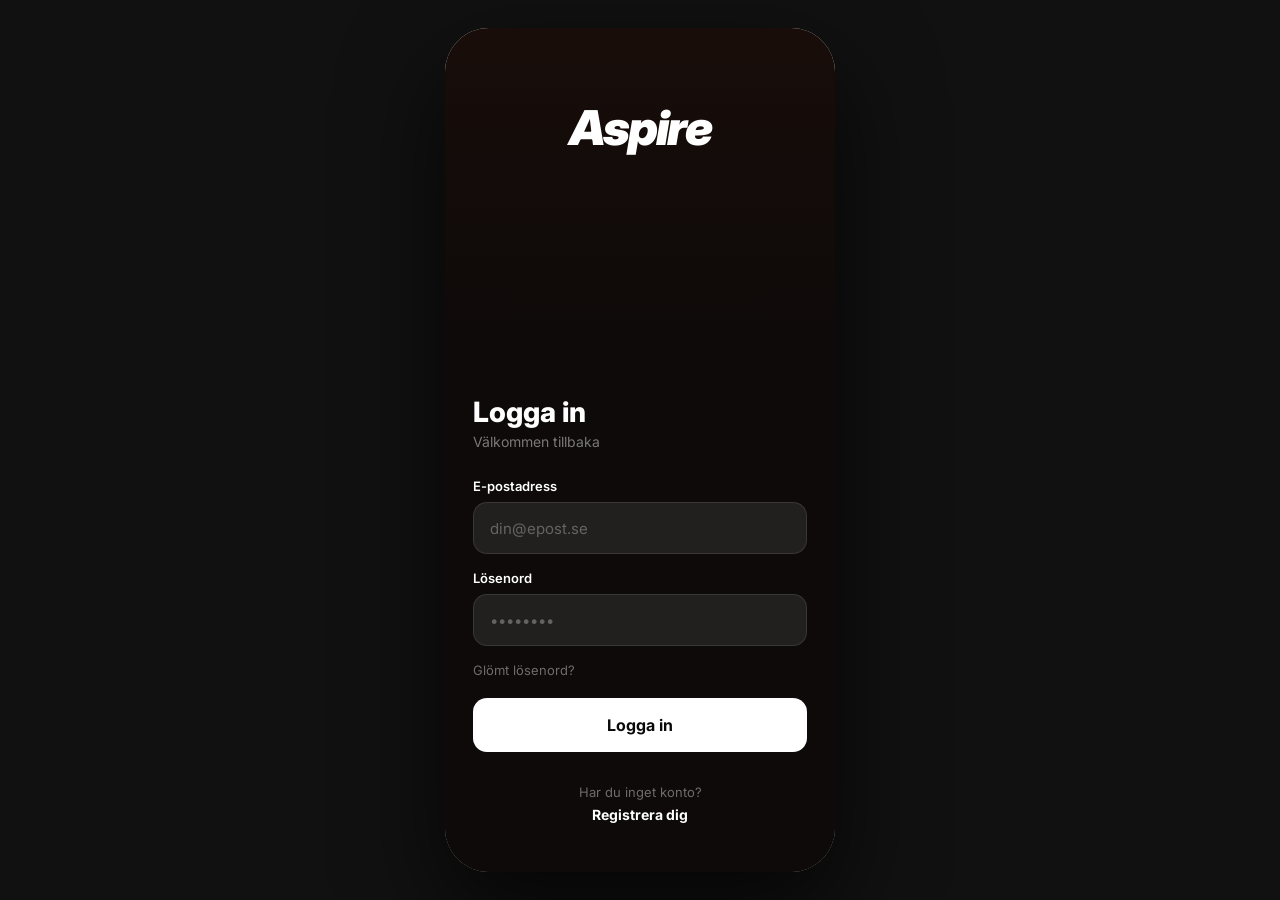
<file: aspire_kod/frontend/index.html>
<!DOCTYPE html>
<html lang="sv">
<head>
  <meta charset="UTF-8">
  <meta name="viewport" content="width=device-width, initial-scale=1.0, viewport-fit=cover">

  <!-- PWA: gör att appen fungerar som en app på iPhone -->
  <meta name="apple-mobile-web-app-capable" content="yes">
  <meta name="apple-mobile-web-app-status-bar-style" content="default">
  <meta name="apple-mobile-web-app-title" content="Aspire">
  <link rel="apple-touch-icon" href="data:image/svg+xml,<svg xmlns='http://www.w3.org/2000/svg' viewBox='0 0 180 180'><rect width='180' height='180' rx='40' fill='%230A0A0A'/><text x='90' y='122' font-family='Georgia' font-style='italic' font-weight='900' font-size='90' fill='white' text-anchor='middle'>A</text></svg>">

  <title>Aspire — Logga in</title>
  <link href="https://fonts.googleapis.com/css2?family=Inter:wght@400;500;600;700;800;900&display=swap" rel="stylesheet">
  <link rel="stylesheet" href="css/styles.css">
</head>
<body>

  <div class="telefon">

    <!-- ─── LOGIN-SIDAN ─── -->
    <div class="login-sida">

      <!-- Mörk bakgrundsöverlagring -->
      <div class="login-bakgrund"></div>

      <!-- Allt innehåll ovanpå bakgrunden -->
      <div class="login-innehall">

        <!-- Logotyp -->
        <div class="login-logotyp">Aspire</div>

        <!-- Formulär längst ner -->
        <form class="login-formular" id="login-formular">

          <div class="login-titel">Logga in</div>
          <div class="login-undertext">Välkommen tillbaka</div>

          <label class="faltetikett">E-postadress</label>
          <input id="inlogg-epost" class="textfalt" type="email" placeholder="din@epost.se">
          <div id="fel-epost" class="faltfel">
          </div>

          <label class="faltetikett">Lösenord</label>
          <input id="inlogg-losenord" class="textfalt" type="password" placeholder="••••••••" autocomplete="current-password">
          <div id="fel-losenord" class="faltfel"></div>
          <div class="glomt-losenord">Glömt lösenord?</div>

          <!-- Knapp navigerar till hem.html -->
          <button class="logga-in-knapp" type="submit">Logga in</button>
          <div id="inlogg-fel" class="faltfel">
          </div>

          <div class="registrera-rad">
            <p>Har du inget konto?</p>
            <a href="registrera.html">Registrera dig</a>
          </div>

        </form>
      </div>
    </div>

  </div>

<script src="javascript/app.js"></script>
<script src="javascript/statusbar.js"></script>
</body>
</html>
</file>
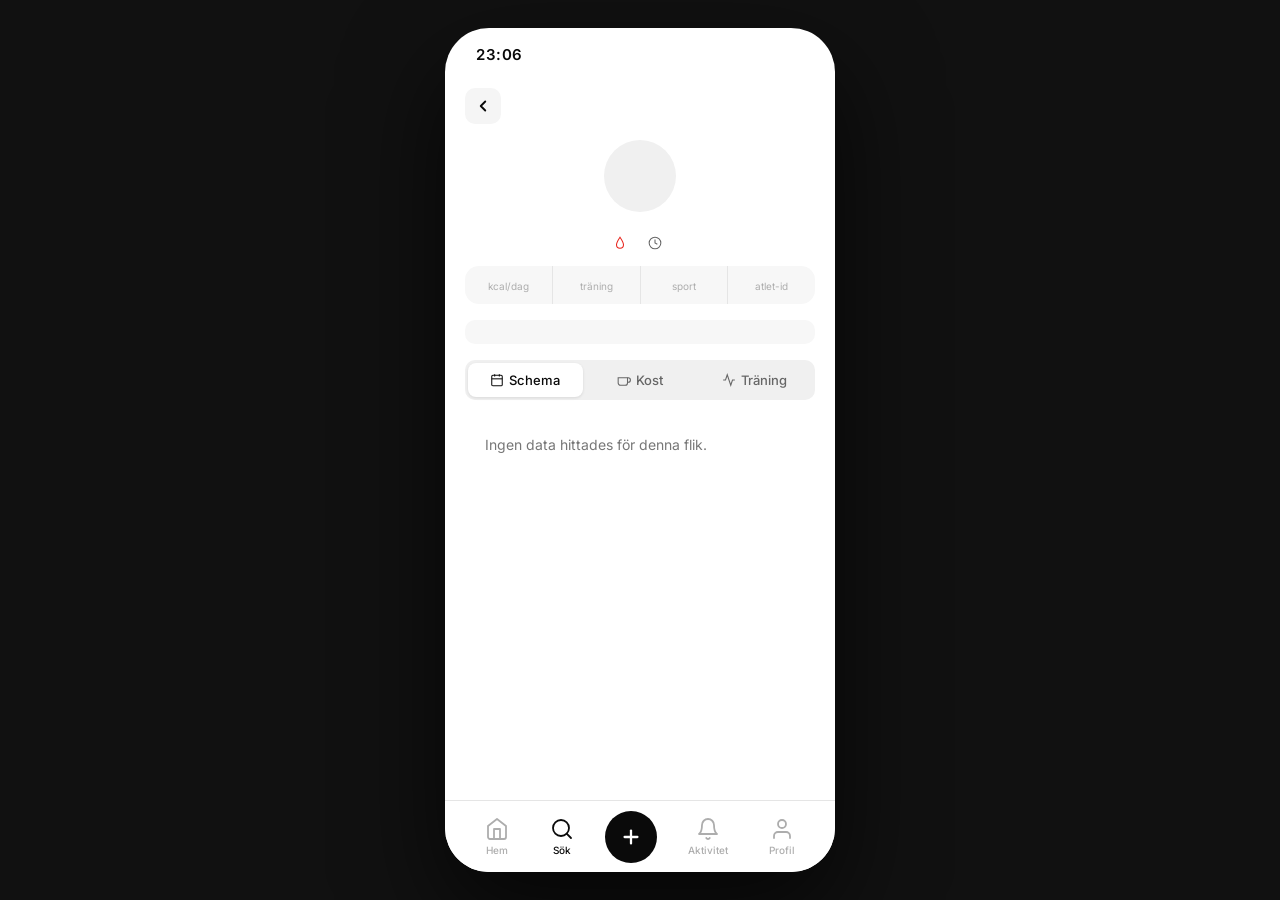
<file: aspire_kod/frontend/atletprofil.html>
<!DOCTYPE html>
<html lang="sv">
<head>
  <meta charset="UTF-8">
  <meta name="viewport" content="width=device-width, initial-scale=1.0, viewport-fit=cover">
  <meta name="apple-mobile-web-app-capable" content="yes">
  <meta name="apple-mobile-web-app-status-bar-style" content="default">
  <meta name="apple-mobile-web-app-title" content="Aspire">
  <title>Aspire — Atletprofil</title>
  <link href="https://fonts.googleapis.com/css2?family=Inter:wght@400;500;600;700;800;900&display=swap" rel="stylesheet">
  <link rel="stylesheet" href="css/styles.css">
</head>
<body>

  <div class="telefon">

    <div class="statusrad">
      <span class="statusrad-tid"></span>
    </div>

    <div class="innehall">

      <a href="sok.html" class="tillbaka-knapp">
        <svg viewBox="0 0 24 24"><polyline points="15 18 9 12 15 6"/></svg>
      </a>

      <div class="atlet-topp">

        <div class="atlet-stor-avatar" id="profil-avatar"></div>
        <div class="atlet-stort-namn" id="profil-namn"></div>
        <div class="atlet-stor-sport" id="profil-sport"></div>
        
        <div class="bio-rad">
          <div class="bio-post rod">
            <svg viewBox="0 0 24 24"><path d="M12 2c-4 6-6 10-6 13a6 6 0 0 0 12 0c0-3-2-7-6-13z"/></svg>
            <span id="profil-kalorier"></span>
          </div>
          <div class="bio-post">
            <svg viewBox="0 0 24 24"><circle cx="12" cy="12" r="10"/><polyline points="12 6 12 12 16 14"/></svg>
            <span id="profil-traning"></span>
          </div>
        </div>

        <div class="atlet-statistik">
          <div class="atlet-stat-post">
            <div class="atlet-stat-siffra"></div>
            <div class="atlet-stat-etikett">kcal/dag</div>
          </div>
          <div class="atlet-stat-post">
            <div class="atlet-stat-siffra"></div>
            <div class="atlet-stat-etikett">träning</div>
          </div>
          <div class="atlet-stat-post">
            <div class="atlet-stat-siffra"></div>
            <div class="atlet-stat-etikett">sport</div>
          </div>
          <div class="atlet-stat-post">
            <div class="atlet-stat-siffra"></div>
            <div class="atlet-stat-etikett">atlet-id</div>
          </div>
        </div>

      </div>

      <div class="citat-ruta" id="profil-citat"></div>

      <div class="flik-rad">
        <button class="flik aktiv">
          <svg viewBox="0 0 24 24"><rect x="3" y="4" width="18" height="18" rx="2"/><line x1="16" y1="2" x2="16" y2="6"/><line x1="8" y1="2" x2="8" y2="6"/><line x1="3" y1="10" x2="21" y2="10"/></svg>
          Schema
        </button>
        <button class="flik">
          <svg viewBox="0 0 24 24"><path d="M18 8h1a4 4 0 0 1 0 8h-1"/><path d="M2 8h16v9a4 4 0 0 1-4 4H6a4 4 0 0 1-4-4V8z"/></svg>
          Kost
        </button>
        <button class="flik">
          <svg viewBox="0 0 24 24"><polyline points="22 12 18 12 15 21 9 3 6 12 2 12"/></svg>
          Träning
        </button>
      </div>

      <div class="schema-lista" id="profil-innehall"></div>

    </div>

    <nav class="navbar">
      <a href="hem.html" class="nav-knapp">
        <svg viewBox="0 0 24 24"><path d="M3 9l9-7 9 7v11a2 2 0 0 1-2 2H5a2 2 0 0 1-2-2z"/><polyline points="9 22 9 12 15 12 15 22"/></svg>
        <span>Hem</span>
      </a>
      <a href="sok.html" class="nav-knapp aktiv">
        <svg viewBox="0 0 24 24"><circle cx="11" cy="11" r="8"/><line x1="21" y1="21" x2="16.65" y2="16.65"/></svg>
        <span>Sök</span>
      </a>
      <a href="kalorier.html" class="nav-plus">
        <svg viewBox="0 0 24 24"><line x1="12" y1="5" x2="12" y2="19"/><line x1="5" y1="12" x2="19" y2="12"/></svg>
      </a>
      <a href="streaks.html" class="nav-knapp">
        <div class="badge" id="notis-badge"></div>
        <svg viewBox="0 0 24 24"><path d="M18 8A6 6 0 0 0 6 8c0 7-3 9-3 9h18s-3-2-3-9"/><path d="M13.73 21a2 2 0 0 1-3.46 0"/></svg>
        <span>Aktivitet</span>
      </a>
      <a href="profil.html" class="nav-knapp">
        <svg viewBox="0 0 24 24"><path d="M20 21v-2a4 4 0 0 0-4-4H8a4 4 0 0 0-4 4v2"/><circle cx="12" cy="7" r="4"/></svg>
        <span>Profil</span>
      </a>
    </nav>

  </div>

<script src="javascript/app.js"></script>
<script src="javascript/statusbar.js"></script>
<script src="javascript/atletprofil.js"></script>
</body>
</html>
</file>
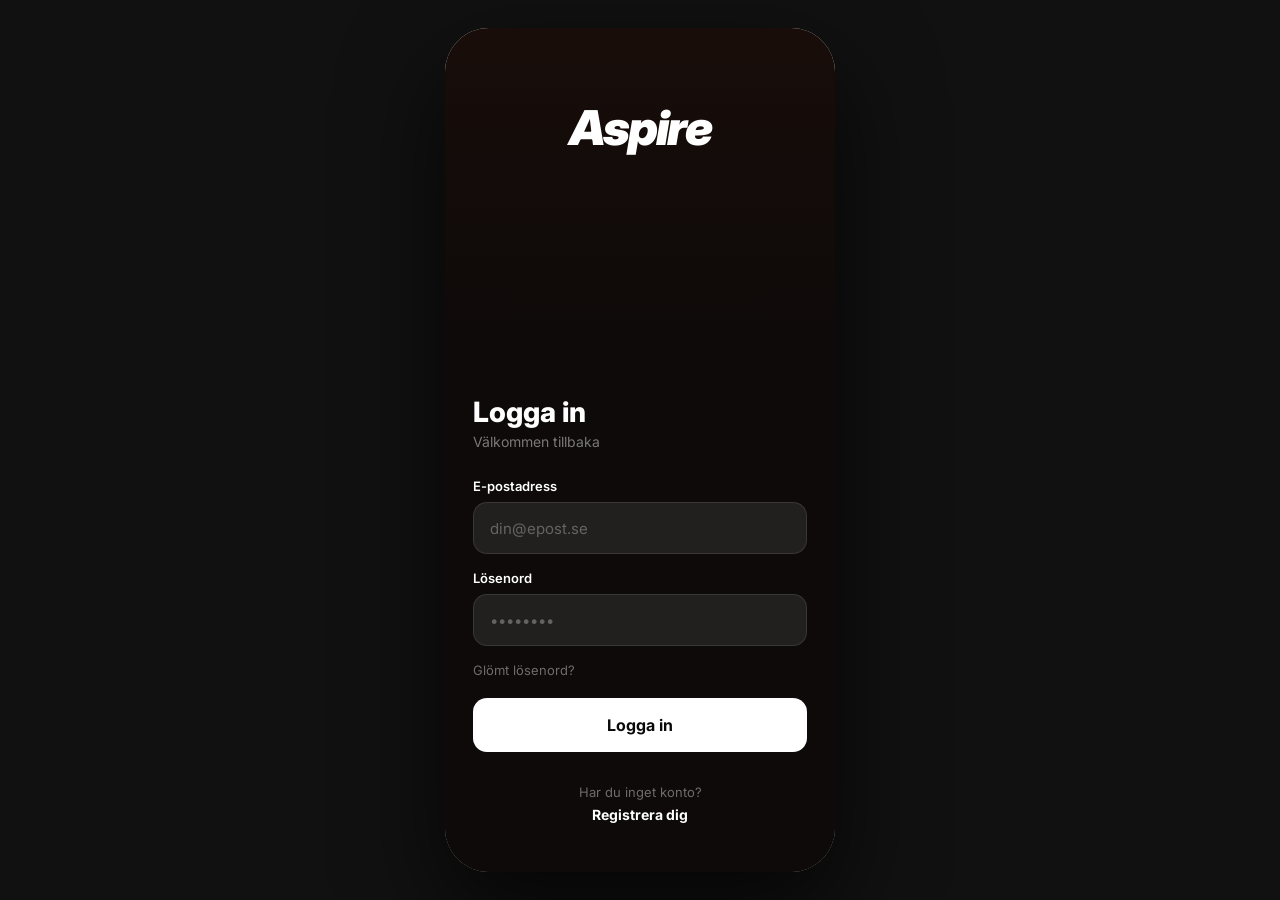
<file: aspire_kod/frontend/hem.html>
<!DOCTYPE html>
<html lang="sv">
<head>
  <meta charset="UTF-8">
  <meta name="viewport" content="width=device-width, initial-scale=1.0, viewport-fit=cover">
  <meta name="apple-mobile-web-app-capable" content="yes">
  <meta name="apple-mobile-web-app-status-bar-style" content="black-translucent">
  <meta name="apple-mobile-web-app-title" content="Aspire">
  <title>Aspire — Hem</title>
  <link href="https://fonts.googleapis.com/css2?family=Inter:wght@400;500;600;700;800;900&display=swap" rel="stylesheet">
  <link rel="stylesheet" href="css/styles.css">
</head>
<body>

  <div class="telefon">

    <!-- ─── STATUSRAD ─── -->
    <div class="statusrad">
      <span class="statusrad-tid"></span>
      <div class="statusrad-ikoner"></div>
    </div>

    <!-- ─── RULLNINGSBART INNEHÅLL ─── -->
    <div class="innehall" id="huvudinnehall">
    <div class="laddar">Laddar...</div>
    </div>

    <!-- ─── NAVBAR — HEM ÄR AKTIV ─── -->
    <nav class="navbar">
      <a href="hem.html" class="nav-knapp aktiv">
        <svg viewBox="0 0 24 24"><path d="M3 9l9-7 9 7v11a2 2 0 0 1-2 2H5a2 2 0 0 1-2-2z"/><polyline points="9 22 9 12 15 12 15 22"/></svg>
        <span>Hem</span>
      </a>
      <a href="sok.html" class="nav-knapp">
        <svg viewBox="0 0 24 24"><circle cx="11" cy="11" r="8"/><line x1="21" y1="21" x2="16.65" y2="16.65"/></svg>
        <span>Sök</span>
      </a>
      <a href="kalorier.html" class="nav-plus">
        <svg viewBox="0 0 24 24"><line x1="12" y1="5" x2="12" y2="19"/><line x1="5" y1="12" x2="19" y2="12"/></svg>
      </a>
      <a href="streaks.html" class="nav-knapp">
        <div class="badge" id="notis-badge"></div>
        <svg viewBox="0 0 24 24"><path d="M18 8A6 6 0 0 0 6 8c0 7-3 9-3 9h18s-3-2-3-9"/><path d="M13.73 21a2 2 0 0 1-3.46 0"/></svg>
        <span>Aktivitet</span>
      </a>
      <a href="profil.html" class="nav-knapp">
        <svg viewBox="0 0 24 24"><path d="M20 21v-2a4 4 0 0 0-4-4H8a4 4 0 0 0-4 4v2"/><circle cx="12" cy="7" r="4"/></svg>
        <span>Profil</span>
      </a>
    </nav>

  </div>


    <!-- ─── FLOATING ACTION BUTTON — Träningslogg ─── -->
    <a href="traning.html" id="fab-traning" class="fab-traning" aria-label="Träningslogg">
      <svg viewBox="0 0 24 24">
        <line x1="6" y1="12" x2="18" y2="12"/>
        <rect x="2"  y="10" width="4" height="4" rx="1"/>
        <rect x="18" y="10" width="4" height="4" rx="1"/>
        <rect x="5"  y="9"  width="2" height="6" rx="1"/>
        <rect x="17" y="9"  width="2" height="6" rx="1"/>
      </svg>
    </a>

<script src="javascript/app.js"></script>
<script src="javascript/statusbar.js"></script>
<script src="javascript/hem.js"></script>

</body>
</html>
</file>
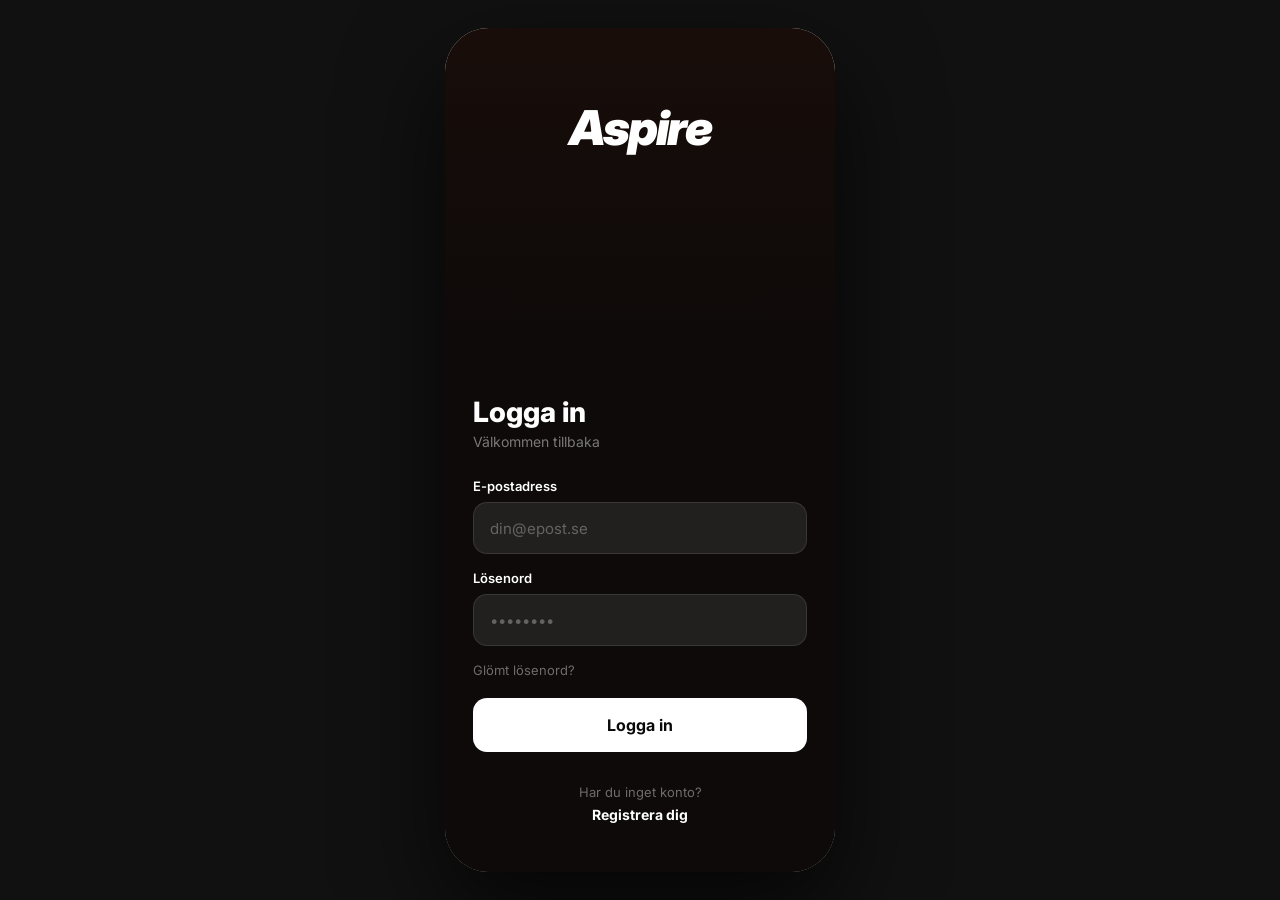
<file: aspire_kod/frontend/installningar.html>
<!DOCTYPE html>
<html lang="sv">
<head>
  <meta charset="UTF-8">
  <meta name="viewport" content="width=device-width, initial-scale=1.0, viewport-fit=cover">
  <meta name="apple-mobile-web-app-capable" content="yes">
  <meta name="apple-mobile-web-app-status-bar-style" content="black-translucent">
  <title>Aspire – Inställningar</title>
  <link rel="stylesheet" href="https://fonts.googleapis.com/css2?family=Inter:wght@400;500;600;700;800;900&display=swap">
  <link rel="stylesheet" href="css/styles.css">
  
</head>
<body>
 
  <div class="telefon">
 
    <!-- ── STATUSRAD ── -->
    <div class="statusrad">
      <span class="statusrad-tid"></span>
      <div class="statusrad-ikoner"></div>
    </div>
 
    <!-- ── SIDRUBRIK ── -->
    <div class="sidrubrik">
      <a href="profil.html" class="tillbaka-knapp" title="Tillbaka">
        <svg viewBox="0 0 24 24">
          <polyline points="15 18 9 12 15 6"/>
        </svg>
      </a>
      <div class="inst-rubrik">Inställningar</div>
    </div>
 
    <!-- ── RULLNINGSBART INNEHÅLL ── -->
    <div class="innehall">
 
      <!-- PROFILAVATAR -->
      <div class="avatar-sektion">
        <div class="stor-avatar" id="stor-avatar">??</div>
        <div class="avatar-namn" id="vis-namn">Laddar...</div>
        <div class="avatar-epost" id="vis-epost"></div>
      </div>
 
      <!-- SEKTION: KONTOINFORMATION -->
      <div class="sektionsrubrik">Kontoinformation</div>
 
      <div class="inst-kort">
 
        <!-- Namn -->
        <div class="inst-rad">
          <div class="inst-rad-ikon ikon-svart">
            <svg viewBox="0 0 24 24"><path d="M20 21v-2a4 4 0 0 0-4-4H8a4 4 0 0 0-4 4v2"/><circle cx="12" cy="7" r="4"/></svg>
          </div>
          <div class="inst-rad-text">
            <div class="inst-rad-etikett">Namn</div>
            <div class="inst-rad-varde" id="vis-namn-rad">—</div>
          </div>
          <button class="inst-radknapp" title="Ändra namn">
            <svg viewBox="0 0 24 24"><path d="M11 4H4a2 2 0 0 0-2 2v14a2 2 0 0 0 2 2h14a2 2 0 0 0 2-2v-7"/><path d="M18.5 2.5a2.121 2.121 0 0 1 3 3L12 15l-4 1 1-4 9.5-9.5z"/></svg>
          </button>
        </div>
 
        <!-- E-post -->
        <div class="inst-rad">
          <div class="inst-rad-ikon ikon-bla">
            <svg viewBox="0 0 24 24"><path d="M4 4h16c1.1 0 2 .9 2 2v12c0 1.1-.9 2-2 2H4c-1.1 0-2-.9-2-2V6c0-1.1.9-2 2-2z"/><polyline points="22,6 12,13 2,6"/></svg>
          </div>
          <div class="inst-rad-text">
            <div class="inst-rad-etikett">E-postadress</div>
            <div class="inst-rad-varde" id="vis-epost-rad">—</div>
          </div>
          <button class="inst-radknapp" title="Ändra e-post">
            <svg viewBox="0 0 24 24"><path d="M11 4H4a2 2 0 0 0-2 2v14a2 2 0 0 0 2 2h14a2 2 0 0 0 2-2v-7"/><path d="M18.5 2.5a2.121 2.121 0 0 1 3 3L12 15l-4 1 1-4 9.5-9.5z"/></svg>
          </button>
        </div>
 
        <!-- Lösenord -->
        <div class="inst-rad">
          <div class="inst-rad-ikon ikon-lila">
            <svg viewBox="0 0 24 24"><rect x="3" y="11" width="18" height="11" rx="2" ry="2"/><path d="M7 11V7a5 5 0 0 1 10 0v4"/></svg>
          </div>
          <div class="inst-rad-text">
            <div class="inst-rad-etikett">Lösenord</div>
            <div class="inst-rad-varde">••••••••</div>
          </div>
          <button class="inst-radknapp" title="Ändra lösenord">
            <svg viewBox="0 0 24 24"><path d="M11 4H4a2 2 0 0 0-2 2v14a2 2 0 0 0 2 2h14a2 2 0 0 0 2-2v-7"/><path d="M18.5 2.5a2.121 2.121 0 0 1 3 3L12 15l-4 1 1-4 9.5-9.5z"/></svg>
          </button>
        </div>
 
      </div>
 
      <!-- SEKTION: KROPPSDATA & BMI -->
      <div class="sektionsrubrik sektionsrubrik--mellanrum">Kroppsdata & BMI</div>
 
      <div class="bmi-visning">
 
        <!-- Inmatning: Längd + Vikt -->
        <div class="bmi-rader">
          <div class="bmi-inmatning">
            <label for="langd-input">Längd</label>
            <input type="number" id="langd-input" placeholder="175" min="50" max="250"
                    inputmode="numeric">
            <span class="enhet">cm</span>
          </div>
          <div class="bmi-inmatning">
            <label for="vikt-input">Vikt</label>
            <input type="number" id="vikt-input" placeholder="70" min="20" max="300"
                    inputmode="decimal" step="0.1">
            <span class="enhet">kg</span>
          </div>
        </div>
 
        <!-- BMI-resultat -->
        <div class="bmi-resultat" id="bmi-resultat">
          <div>
            <div class="bmi-siffra" id="bmi-siffra">—</div>
            <div class="bmi-kategori" id="bmi-kategori">Fyll i längd & vikt</div>
          </div>
          <div class="bmi-skala">
            <div class="bmi-bar-wrap">
              <div class="bmi-pil bmi-pil--dold" id="bmi-pil"></div>
            </div>
            <div class="bmi-bar-etiketter">
              <span>Undervikt</span>
              <span>Normal</span>
              <span>Övervikt</span>
            </div>
          </div>
        </div>
 
        <button class="spara-bmi-knapp" id="spara-bmi-knapp" disabled>
          Spara kroppsdata
        </button>
 
      </div>
 
      <!-- LOGGA UT -->
      <div class="sektionsrubrik sektionsrubrik--mellanrum">Konto</div>
      <button class="logga-ut-knapp">
        <svg viewBox="0 0 24 24">
          <path d="M9 21H5a2 2 0 0 1-2-2V5a2 2 0 0 1 2-2h4"/>
          <polyline points="16 17 21 12 16 7"/>
          <line x1="21" y1="12" x2="9" y2="12"/>
        </svg>
        Logga ut
      </button>

      <button class="radera-konto-knapp">
        <svg viewBox="0 0 24 24">
          <polyline points="3 6 5 6 21 6"/>
          <path d="M19 6l-1 14a2 2 0 0 1-2 2H8a2 2 0 0 1-2-2L5 6"/>
          <path d="M10 11v6"/>
          <path d="M14 11v6"/>
          <path d="M9 6V4a1 1 0 0 1 1-1h4a1 1 0 0 1 1 1v2"/>
        </svg>
        Radera konto
      </button>
 
      <div class="botten-mellanrum botten-mellanrum--liten"></div>
 
    </div><!-- /innehall -->
 
    <!-- ── TOAST ── -->
    <div class="toast" id="toast"></div>
 
    <!-- ── MODAL: Redigera fält ── -->
    <div class="modal-overlay" id="modal-overlay" onclick="stangModal(event)">
      <div class="modal-kort">
        <div class="modal-handtag"></div>
        <div class="modal-titel" id="modal-titel">Ändra</div>
 
        <div id="modal-innehall">
          <!-- Fylls dynamiskt av JS -->
        </div>
 
        <div class="modal-knappar">
          <button class="modal-avbryt">Avbryt</button>
          <button class="modal-spara" id="modal-spara-knapp">Spara</button>
        </div>
 
        <div class="modal-fel" id="modal-fel"></div>
      </div>
    </div>
 
  </div><!-- /telefon -->
 
<script src="javascript/app.js"></script>
<script src="javascript/statusbar.js"></script>
<script src="javascript/installningar.js"></script>

</body>
</html>
</file>
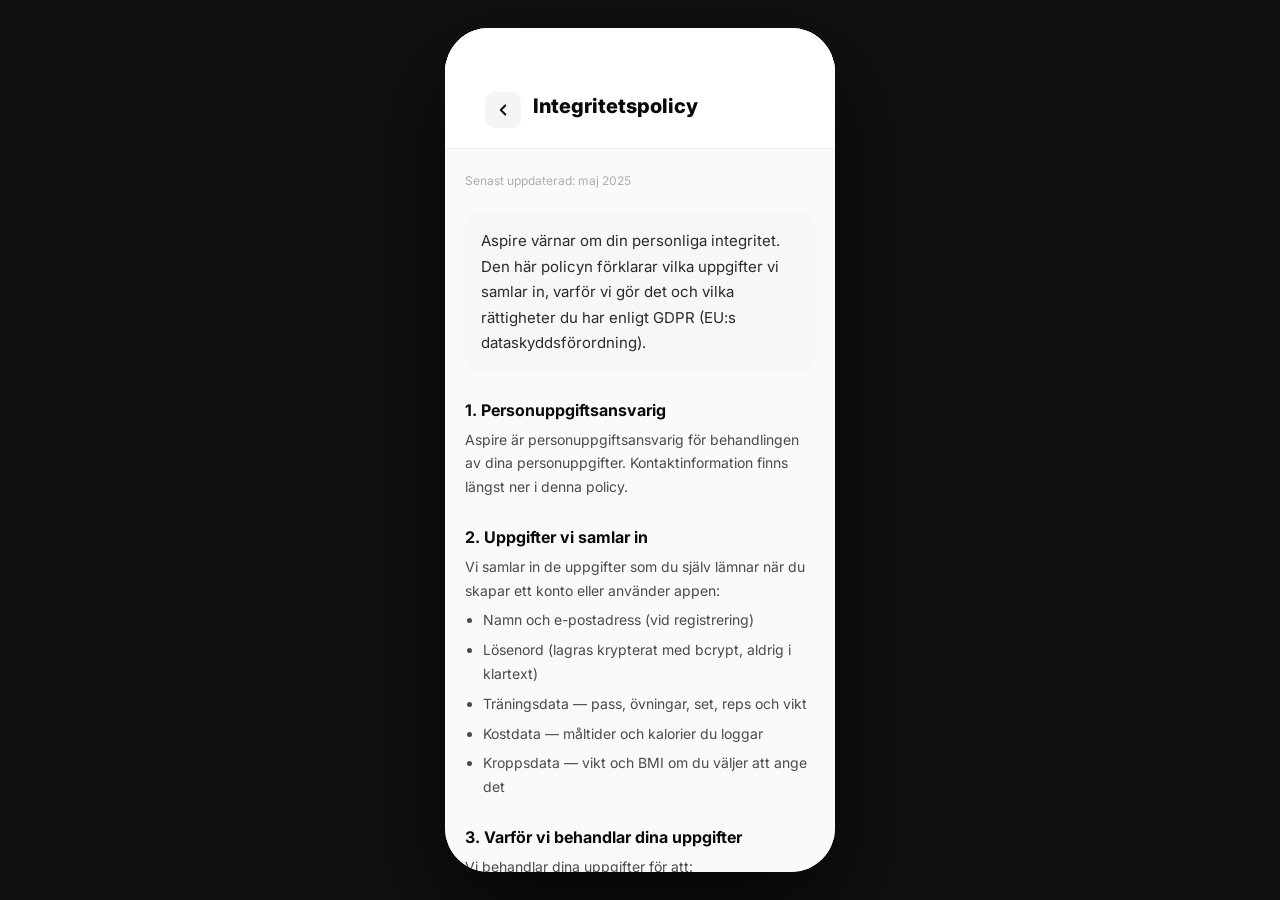
<file: aspire_kod/frontend/integritet.html>
<!DOCTYPE html>
<html lang="sv">
<head>
  <meta charset="UTF-8">
  <meta name="viewport" content="width=device-width, initial-scale=1.0, viewport-fit=cover">
  <meta name="apple-mobile-web-app-capable" content="yes">
  <meta name="apple-mobile-web-app-status-bar-style" content="default">
  <title>Aspire — Integritetspolicy</title>
  <link href="https://fonts.googleapis.com/css2?family=Inter:wght@400;500;600;700;800;900&display=swap" rel="stylesheet">
  <link rel="stylesheet" href="css/styles.css">
</head>
<body>
  <div class="telefon">
    <div class="integritet-sida">
 
      <div class="integritet-header">
        <a href="registrera.html" class="tillbaka-knapp" aria-label="Gå tillbaka">
          <svg viewBox="0 0 24 24">
            <polyline points="15 18 9 12 15 6"/>
          </svg>
        </a>
        <div class="integritet-rubrik">Integritetspolicy</div>
      </div>
 
      <div class="integritet-innehall">
        <p class="integritet-uppdaterad">Senast uppdaterad: maj 2025</p>
 
        <p class="integritet-ingress">
          Aspire värnar om din personliga integritet. Den här policyn förklarar vilka uppgifter vi samlar in, varför vi gör det och vilka rättigheter du har enligt GDPR (EU:s dataskyddsförordning).
        </p>
 
        <div class="integritet-sektion">
          <h2>1. Personuppgiftsansvarig</h2>
          <p>Aspire är personuppgiftsansvarig för behandlingen av dina personuppgifter. Kontaktinformation finns längst ner i denna policy.</p>
        </div>
 
        <div class="integritet-sektion">
          <h2>2. Uppgifter vi samlar in</h2>
          <p>Vi samlar in de uppgifter som du själv lämnar när du skapar ett konto eller använder appen:</p>
          <ul>
            <li>Namn och e-postadress (vid registrering)</li>
            <li>Lösenord (lagras krypterat med bcrypt, aldrig i klartext)</li>
            <li>Träningsdata — pass, övningar, set, reps och vikt</li>
            <li>Kostdata — måltider och kalorier du loggar</li>
            <li>Kroppsdata — vikt och BMI om du väljer att ange det</li>
          </ul>
        </div>
 
        <div class="integritet-sektion">
          <h2>3. Varför vi behandlar dina uppgifter</h2>
          <p>Vi behandlar dina uppgifter för att:</p>
          <ul>
            <li>Tillhandahålla och förbättra Aspire-tjänsten</li>
            <li>Spara din tränings- och hälsohistorik</li>
            <li>Ge dig personlig statistik och progress</li>
            <li>Säkerställa att du kan logga in till ditt konto</li>
          </ul>
          <p>Rättslig grund: <strong>avtal</strong> (behandlingen är nödvändig för att vi ska kunna leverera tjänsten du begärt) samt ditt <strong>samtycke</strong> där det anges separat.</p>
        </div>
 
        <div class="integritet-sektion">
          <h2>4. Lagringstid</h2>
          <p>Vi sparar dina uppgifter så länge ditt konto är aktivt. När du raderar ditt konto tas alla personuppgifter bort permanent inom 30 dagar.</p>
        </div>
 
        <div class="integritet-sektion">
          <h2>5. Delning av uppgifter</h2>
          <p>Vi säljer aldrig dina personuppgifter. Vi delar dem inte med tredje part utöver de tekniska leverantörer (t.ex. databashosting) som krävs för att driva tjänsten, och enbart i den mån det är nödvändigt.</p>
        </div>
 
        <div class="integritet-sektion">
          <h2>6. Dina rättigheter enligt GDPR</h2>
          <p>Du har rätt att:</p>
          <ul>
            <li><strong>Tillgång</strong> — begära ut en kopia av de uppgifter vi har om dig</li>
            <li><strong>Rättelse</strong> — korrigera felaktiga uppgifter</li>
            <li><strong>Radering</strong> — begära att vi raderar ditt konto och alla uppgifter ("rätten att bli glömd")</li>
            <li><strong>Dataportabilitet</strong> — få ut dina uppgifter i ett maskinläsbart format</li>
            <li><strong>Invändning</strong> — invända mot viss behandling</li>
            <li><strong>Återkalla samtycke</strong> — när som helst, utan att det påverkar behandling som skett dessförinnan</li>
          </ul>
          <p>Du kan radera ditt konto direkt i appen under <strong>Inställningar → Radera konto</strong>.</p>
        </div>
 
        <div class="integritet-sektion">
          <h2>7. Säkerhet</h2>
          <p>Vi använder industristandard-kryptering för lösenord (bcrypt) och kommunikation (HTTPS). Tillgången till databasen är begränsad och loggas.</p>
        </div>
 
        <div class="integritet-sektion">
          <h2>8. Kontakt och klagomål</h2>
          <p>Har du frågor om hur vi hanterar dina uppgifter, eller vill utöva dina rättigheter?</p>
          <div class="integritet-kontakt">
            <p>
              Du har rätt att lämna klagomål till <a href="https://www.imy.se" target="_blank">Integritetsskyddsmyndigheten (IMY)</a>.
            </p>
          </div>
        </div>
 
      </div>
    </div>
  </div>
</body>
</html>
</file>
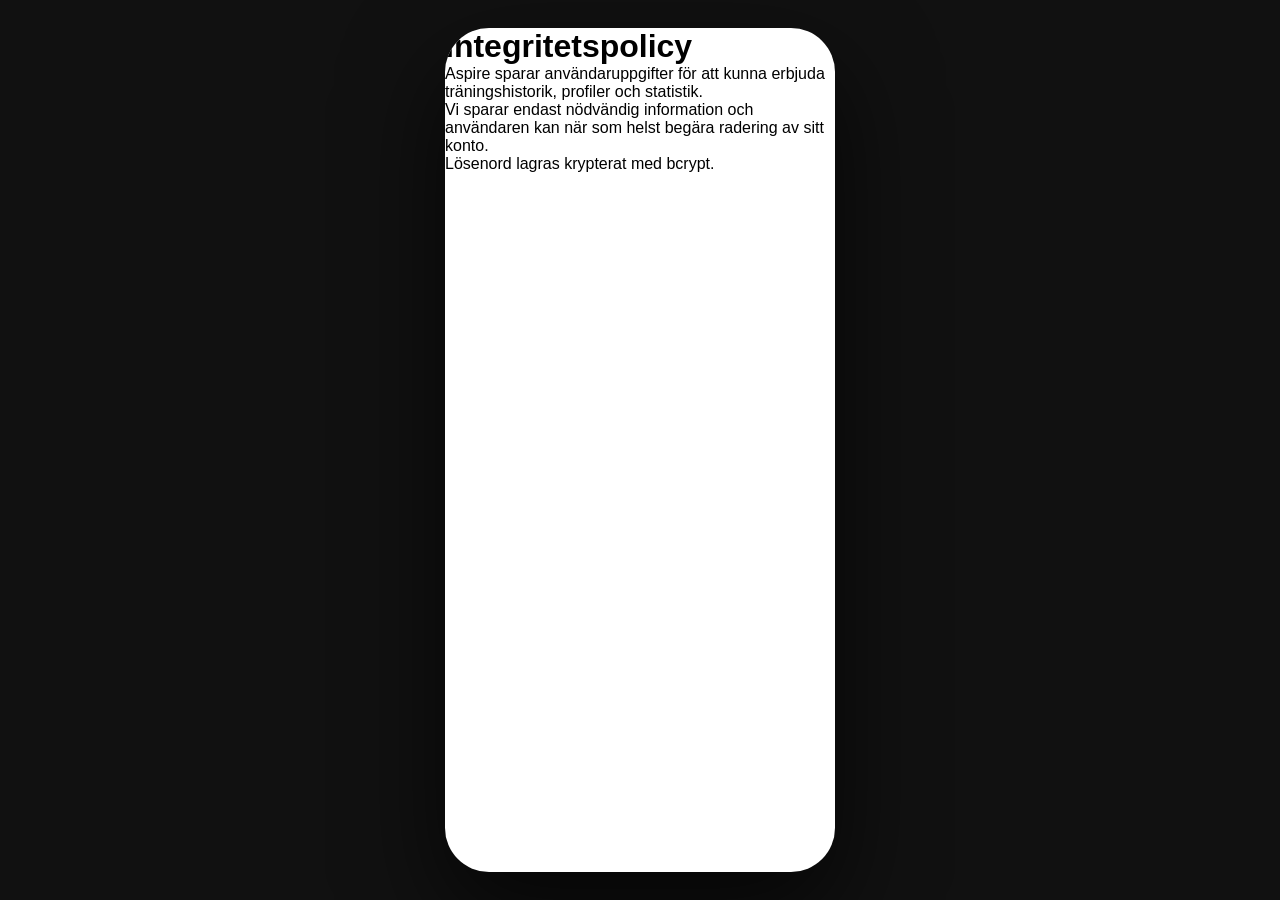
<file: aspire_kod/frontend/integritetspolicy.html>
<!DOCTYPE html>
<html lang="sv">
<head>
  <meta charset="UTF-8">
  <title>Integritetspolicy</title>
  <link rel="stylesheet" href="css/styles.css">
</head>
<body>
  <div class="telefon">
    <div class="sida-innehall">
      <h1>Integritetspolicy</h1>

      <p>
        Aspire sparar användaruppgifter för att kunna erbjuda
        träningshistorik, profiler och statistik.
      </p>

      <p>
        Vi sparar endast nödvändig information och användaren
        kan när som helst begära radering av sitt konto.
      </p>

      <p>
        Lösenord lagras krypterat med bcrypt.
      </p>
    </div>
  </div>
</body>
</html>
</file>
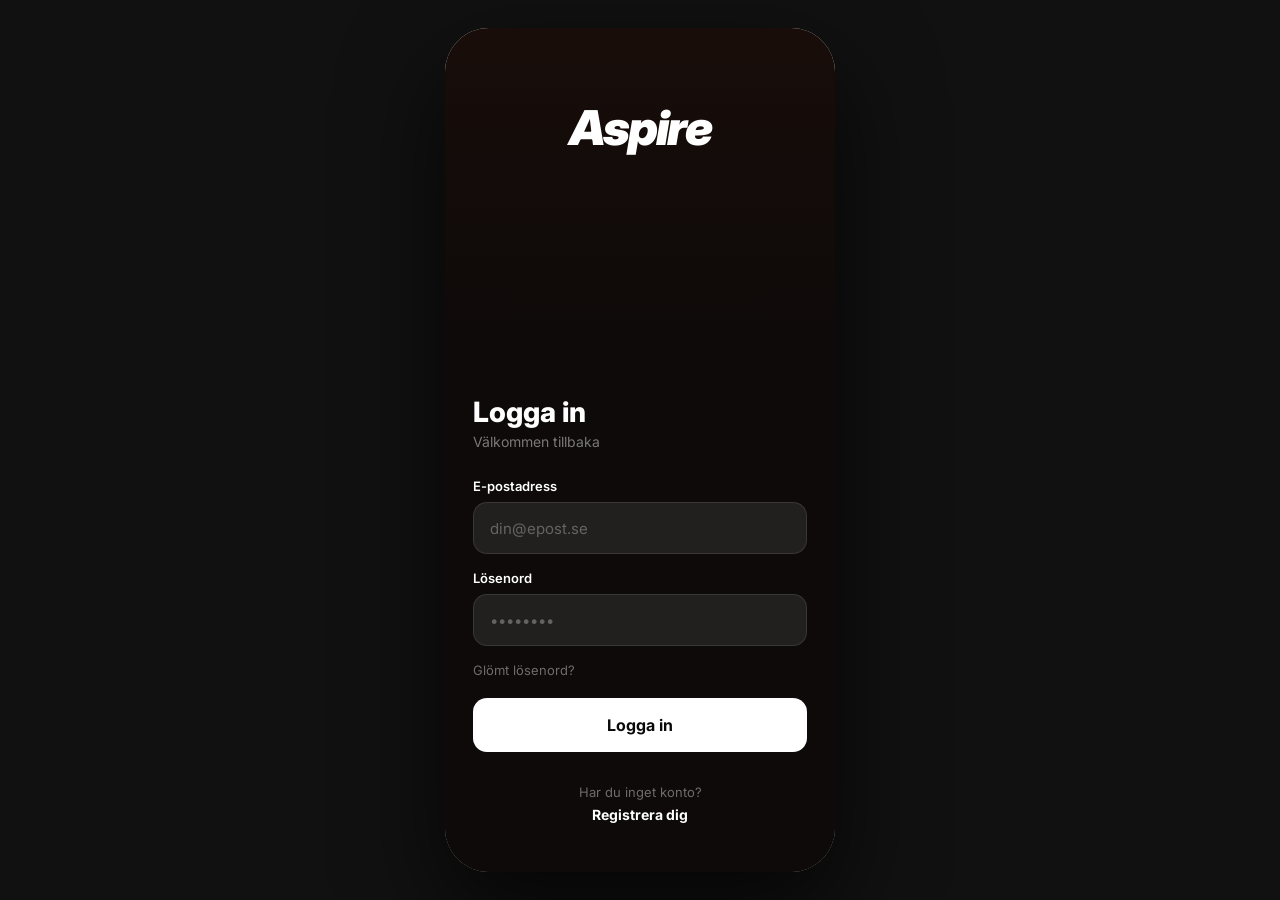
<file: aspire_kod/frontend/kalorier.html>
<!DOCTYPE html>
<html lang="sv">
<head>
  <meta charset="UTF-8">
  <meta name="viewport" content="width=device-width, initial-scale=1.0, viewport-fit=cover">
  <meta name="apple-mobile-web-app-capable" content="yes">
  <meta name="apple-mobile-web-app-status-bar-style" content="default">
  <meta name="apple-mobile-web-app-title" content="Aspire">
  <title>Aspire — Kalorilogg</title>
  <link href="https://fonts.googleapis.com/css2?family=Inter:wght@400;500;600;700;800;900&display=swap" rel="stylesheet">
  <link rel="stylesheet" href="css/styles.css">
</head>
<body>

  <div class="telefon">

    <!-- ─── STATUSRAD ─── -->
    <div class="statusrad">
      <span class="statusrad-tid"></span>
      <div class="statusrad-ikoner">
      </div>
    </div>

    <!-- ─── SIDRUBRIK ─── -->
    <div class="sidrubrik">
      <div>
        <div class="sidrubrik-titel">Kalorilogg</div>
        <div class="sidrubrik-undertext">
          Logga dina kalorier som du har ätit
        </div>
      </div>
    </div>

    <!-- ─── RULLNINGSBART INNEHÅLL ─── -->
    <div class="innehall">

      <!-- Dagens intag med cirkeldiagram -->
        <div class="kalori-dag-kort">
        <div>
          <div class="kalori-etikett">Dagens intag</div>
          <div class="kalori-siffra" id="kalori-total">0</div>
          <div class="kalori-enhet">kcal</div>
        </div>
        <div class="kalori-ring">
          <svg viewBox="0 0 56 56">
            <circle cx="28" cy="28" r="22" fill="none" stroke="#F0F0F0" stroke-width="4"/>
            <circle id="kalori-cirkel" cx="28" cy="28" r="22" fill="none" stroke="#1A4D2E" stroke-width="4"
              stroke-dasharray="138" stroke-dashoffset="138" stroke-linecap="round"/>
          </svg>
          <div class="kalori-ring-procent" id="kalori-procent-text">0%</div>
        </div>
      </div>

      <!-- Loggformulär -->
      <div class="kalori-formular">

        <div class="kalori-formular-titel">Måltidstyp</div>

        <!-- Välj måltidstyp -->
        <div class="maltids-flikar">
          <button class="maltids-flik inaktiv">Frukost</button>
          <button class="maltids-flik aktiv">Lunch</button>
          <button class="maltids-flik inaktiv">Middag</button>
          <button class="maltids-flik inaktiv">Mellanmål</button>
        </div>

        <!-- Kaloriangivelse -->
        <div class="kalori-falt-etikett">Kalorier</div>
        <input
          id="kalori-input"
          class="kalori-inmatning"
          type="number"
          placeholder="Ange kalorier…"
        >

        <!-- Knappar -->
        <div class="kalori-knappar">
          <button class="avbryt-knapp">Avbryt</button>
          <button class="spara-knapp" id="spara-kalorier-knapp">
            <svg viewBox="0 0 24 24"><polyline points="20 6 9 17 4 12"/></svg>
            Spara
          </button>
        </div>

      </div>

      <!-- Lista med redan loggade måltider -->
      <div class="sektionsrubrik">Dagens måltider</div>

      <div id="maltider-lista" class="maltider-lista">
      </div>

      <div class="botten-mellanrum"></div>
    </div>

    <!-- ─── NAVBAR — + ÄR AKTIV ─── -->
    <nav class="navbar">
      <a href="hem.html" class="nav-knapp">
        <svg viewBox="0 0 24 24"><path d="M3 9l9-7 9 7v11a2 2 0 0 1-2 2H5a2 2 0 0 1-2-2z"/><polyline points="9 22 9 12 15 12 15 22"/></svg>
        <span>Hem</span>
      </a>
      <a href="sok.html" class="nav-knapp">
        <svg viewBox="0 0 24 24"><circle cx="11" cy="11" r="8"/><line x1="21" y1="21" x2="16.65" y2="16.65"/></svg>
        <span>Sök</span>
      </a>
      <!-- Plus-knappen är mörkt grå när denna sida är aktiv -->
      <a href="kalorier.html"class="nav-plus nav-plus--aktiv">
        <svg viewBox="0 0 24 24"><line x1="12" y1="5" x2="12" y2="19"/><line x1="5" y1="12" x2="19" y2="12"/></svg>
      </a>
      <a href="streaks.html" class="nav-knapp">
        <div class="badge" id="notis-badge"></div>
        <svg viewBox="0 0 24 24"><path d="M18 8A6 6 0 0 0 6 8c0 7-3 9-3 9h18s-3-2-3-9"/><path d="M13.73 21a2 2 0 0 1-3.46 0"/></svg>
        <span>Aktivitet</span>
      </a>
      <a href="profil.html" class="nav-knapp">
        <svg viewBox="0 0 24 24"><path d="M20 21v-2a4 4 0 0 0-4-4H8a4 4 0 0 0-4 4v2"/><circle cx="12" cy="7" r="4"/></svg>
        <span>Profil</span>
      </a>
    </nav>

  </div>

<script src="javascript/app.js"></script>
<script src="javascript/statusbar.js"></script>
</body>
</html>
</file>
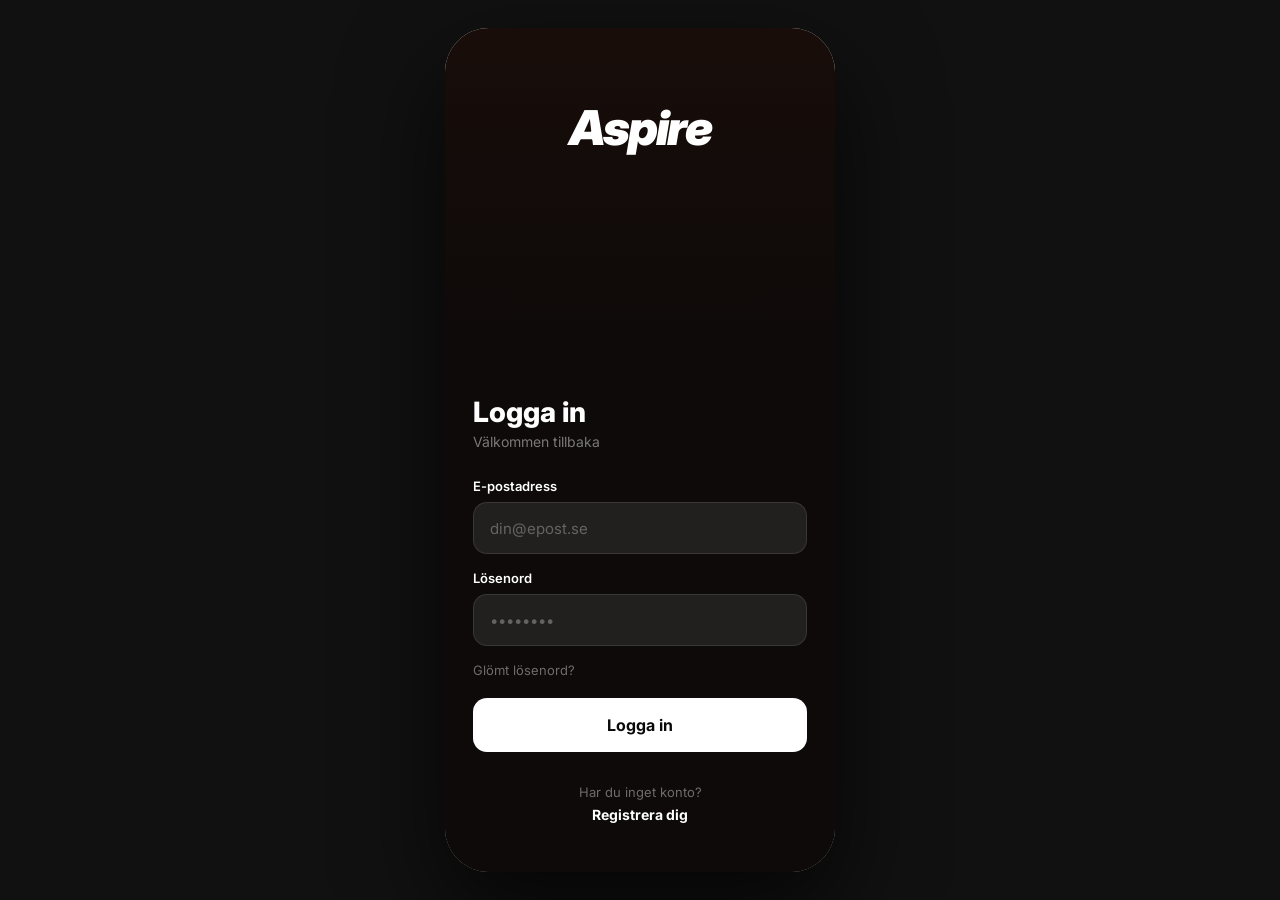
<file: aspire_kod/frontend/profil.html>
<!DOCTYPE html>
<html lang="sv">
<head>
  <meta charset="UTF-8">
  <meta name="viewport" content="width=device-width, initial-scale=1.0, viewport-fit=cover">
  <meta name="apple-mobile-web-app-capable" content="yes">
  <meta name="apple-mobile-web-app-status-bar-style" content="black-translucent">
  <title>Aspire – Min profil</title>
  <link rel="stylesheet" href="https://fonts.googleapis.com/css2?family=Inter:wght@400;500;600;700;800;900&display=swap">
  <link rel="stylesheet" href="css/styles.css">
</head>
<body>

  <div class="telefon">

    <!-- ─── STATUSRAD ─── -->
    <div class="statusrad">
      <span class="statusrad-tid"></span>
      <div class="statusrad-ikoner">
      </div>
    </div>

    <!-- ─── SIDRUBRIK + KUGGHJUL ─── -->
    <div class="sidrubrik">
      <div class="sidrubrik-titel">Min profil</div>
       <a href="installningar.html" class="rund-knapp" title="Inställningar" title="Inställningar">
        <svg viewBox="0 0 24 24">
          <circle cx="12" cy="12" r="3"/>
          <path d="M19.4 15a1.65 1.65 0 0 0 .33 1.82l.06.06a2 2 0 0 1-2.83 2.83l-.06-.06a1.65 1.65 0 0 0-1.82-.33 1.65 1.65 0 0 0-1 1.51V21a2 2 0 0 1-4 0v-.09A1.65 1.65 0 0 0 9 19.4a1.65 1.65 0 0 0-1.82.33l-.06.06a2 2 0 0 1-2.83-2.83l.06-.06A1.65 1.65 0 0 0 4.68 15a1.65 1.65 0 0 0-1.51-1H3a2 2 0 0 1 0-4h.09A1.65 1.65 0 0 0 4.6 9a1.65 1.65 0 0 0-.33-1.82l-.06-.06a2 2 0 0 1 2.83-2.83l.06.06A1.65 1.65 0 0 0 9 4.68a1.65 1.65 0 0 0 1-1.51V3a2 2 0 0 1 4 0v.09a1.65 1.65 0 0 0 1 1.51 1.65 1.65 0 0 0 1.82-.33l.06-.06a2 2 0 0 1 2.83 2.83l-.06.06A1.65 1.65 0 0 0 19.4 9a1.65 1.65 0 0 0 1.51 1H21a2 2 0 0 1 0 4h-.09a1.65 1.65 0 0 0-1.51 1z"/>
        </svg>
      </a>
    </div>

    <!-- ─── RULLNINGSBART INNEHÅLL ─── -->
    <div class="innehall">

      <!-- Användarinfo -->
      <div class="anvandarrad">
        <div id="profil-bild" class="avatar-fyrkant"></div>
        <div>
          <div id="profil-namn" class="anvandarnamn"></div>
          <div id="profil-medsedan" class="medsedan"></div>
        </div>
      </div>

      <!-- 3 statistikkort: Streak / Utmaningar / Genomfört -->
      <div class="statistik-rad">
        <div class="statistik-kort">
          <div class="statistik-ikon">
            <svg viewBox="0 0 24 24" fill="none" stroke="currentColor" stroke-width="2" stroke-linecap="round" stroke-linejoin="round"><path d="M12 22c-4.97 0-9-2.69-9-6 0-4 4-8 4-8s.5 2 2 3c.47-.57 1-2 1-4 2 1 4 4 4 7 1.5-1.5 2-3.5 2-3.5s4 4 4 6.5c0 3-4 5-8 5z"/></svg>
          </div>
          <div class="statistik-siffra" id="profil-streak"></div>
          <div class="statistik-etikett">Dagars streak</div>
        </div>
        <div class="statistik-kort">
          <div class="statistik-ikon">
            <svg viewBox="0 0 24 24" fill="none" stroke="currentColor" stroke-width="2" stroke-linecap="round" stroke-linejoin="round"><path d="M6 9H4.5a2.5 2.5 0 0 0 0 5H6"/><path d="M18 9h1.5a2.5 2.5 0 0 1 0 5H18"/><path d="M6 3h12v10a6 6 0 0 1-12 0V3z"/><path d="M9 21h6"/><path d="M12 17v4"/></svg>
          </div>
          <div class="statistik-siffra" id="profil-utmaningar"></div>
          <div class="statistik-etikett">Utmaningar</div>
        </div>
        <div class="statistik-kort">
          <div class="statistik-ikon">
            <svg viewBox="0 0 24 24" fill="none" stroke="currentColor" stroke-width="2" stroke-linecap="round" stroke-linejoin="round"><circle cx="12" cy="12" r="10"/><circle cx="12" cy="12" r="6"/><circle cx="12" cy="12" r="2"/></svg>
          </div>
          <div class="statistik-siffra" id="profil-genomfort"></div>
          <div class="statistik-etikett">Genomfört</div>
        </div>
      </div>

      <!-- Vald atlet -->
      <div class="sektionsrubrik">Följer just nu</div>
      <div class="kort profil-atlet-kort" id="profil-atlet-kort">
        <div class="profil-atlet-info">
          <div class="profil-atlet-avatar" id="profil-atlet-avatar">—</div>
          <div>
            <div class="profil-atlet-namn" id="profil-atlet-namn">Laddar…</div>
            <div class="profil-atlet-sport" id="profil-atlet-sport"></div>
          </div>
        </div>
        <a href="sok.html" class="profil-atlet-byt">Byt</a>
      </div>

      <!-- Aktiv utmaning -->
      <div class="sektionsrubrik">Aktiv utmaning</div>

      <div class="kort klickbart-kort" id="utmaning-kort" tabindex="0">
        <div id="aktiv-titel" class="aktiv-titel"></div>
        <div id="aktiv-dag" class="aktiv-dag"></div>
        
        <div class="progress-rad">
          <div class="progress-spar">
            <div id="aktiv-progress" class="progress-fyll"></div>
          </div>
          <div id="aktiv-procent" class="progress-ring"></div>
        </div>
        <button class="avsluta-utmaning-knapp dold" id="avsluta-utmaning-knapp">Avsluta utmaning</button>
      </div>

<!-- Utmaningspanel -->
      <div id="utmaning-panel" class="utmaning-panel dold">
        <div class="utmaning-panel-rubrik">Välj en utmaning</div>
        <div id="utmaning-lista"></div>
      </div>
      
      <!-- Veckans sammanfattning -->
      <div class="sektionsrubrik sektionsrubrik--mellanrum">Veckans sammanfattning</div>

      <div class="vecko-rader">

        <div class="vecko-rad">
          <div class="vecko-ikon">
            <svg viewBox="0 0 24 24"><polyline points="22 12 18 12 15 21 9 3 6 12 2 12"/></svg>
          </div>
          <div class="vecko-text">Träningspass genomförda</div>
          <div class="vecko-varde" id="vecka-traning"></div>
        </div>

        <div class="vecko-rad">
          <div class="vecko-ikon">
            <svg viewBox="0 0 24 24"><circle cx="12" cy="12" r="10"/><circle cx="12" cy="12" r="6"/><circle cx="12" cy="12" r="2"/></svg>
          </div>
          <div class="vecko-text">Kalorimål uppnått</div>
          <div class="vecko-varde" id="vecka-kalorier"></div>
        </div>

        <div class="vecko-rad">
          <div class="vecko-ikon">
            <svg viewBox="0 0 24 24"><polyline points="23 6 13.5 15.5 8.5 10.5 1 18"/><polyline points="17 6 23 6 23 12"/></svg>
          </div>
          <div class="vecko-text">Förbättring</div>
          <div class="vecko-varde gron" id="vecka-forbattring"></div>
        </div>

      </div>

      <!-- Historik -->
      <div class="sektionsrubrik sektionsrubrik--mellanrum">Historik</div>
      
      <a href="traning.html" class="traning-genvag">
        <svg viewBox="0 0 24 24"><polyline points="22 12 18 12 15 21 9 3 6 12 2 12"/></svg>
        Träningsdagbok
        <svg class="traning-genvag-pil" viewBox="0 0 24 24"><polyline points="9 18 15 12 9 6"/></svg>
      </a>

      <div class="kort" id="historik-lista">
        <div class="historik-laddning">Laddar historik…</div>
      </div>

      <div class="botten-mellanrum"></div>
    </div>

    <!-- ─── NAVBAR — PROFIL ÄR AKTIV ─── -->
    <nav class="navbar">
      <a href="hem.html" class="nav-knapp">
        <svg viewBox="0 0 24 24"><path d="M3 9l9-7 9 7v11a2 2 0 0 1-2 2H5a2 2 0 0 1-2-2z"/><polyline points="9 22 9 12 15 12 15 22"/></svg>
        <span>Hem</span>
      </a>
      <a href="sok.html" class="nav-knapp">
        <svg viewBox="0 0 24 24"><circle cx="11" cy="11" r="8"/><line x1="21" y1="21" x2="16.65" y2="16.65"/></svg>
        <span>Sök</span>
      </a>
      <a href="kalorier.html" class="nav-plus">
        <svg viewBox="0 0 24 24"><line x1="12" y1="5" x2="12" y2="19"/><line x1="5" y1="12" x2="19" y2="12"/></svg>
      </a>
      <a href="streaks.html" class="nav-knapp">
        <div class="badge" id="notis-badge"></div>
        <svg viewBox="0 0 24 24"><path d="M18 8A6 6 0 0 0 6 8c0 7-3 9-3 9h18s-3-2-3-9"/><path d="M13.73 21a2 2 0 0 1-3.46 0"/></svg>
        <span>Aktivitet</span>
      </a>
      <a href="profil.html" class="nav-knapp aktiv">
        <svg viewBox="0 0 24 24"><path d="M20 21v-2a4 4 0 0 0-4-4H8a4 4 0 0 0-4 4v2"/><circle cx="12" cy="7" r="4"/></svg>
        <span>Profil</span>
      </a>
    </nav>

  </div>

<script src="javascript/app.js"></script>
<script src="javascript/statusbar.js"></script>
<script src="javascript/profil.js"></script>
</body>
</html>
</file>
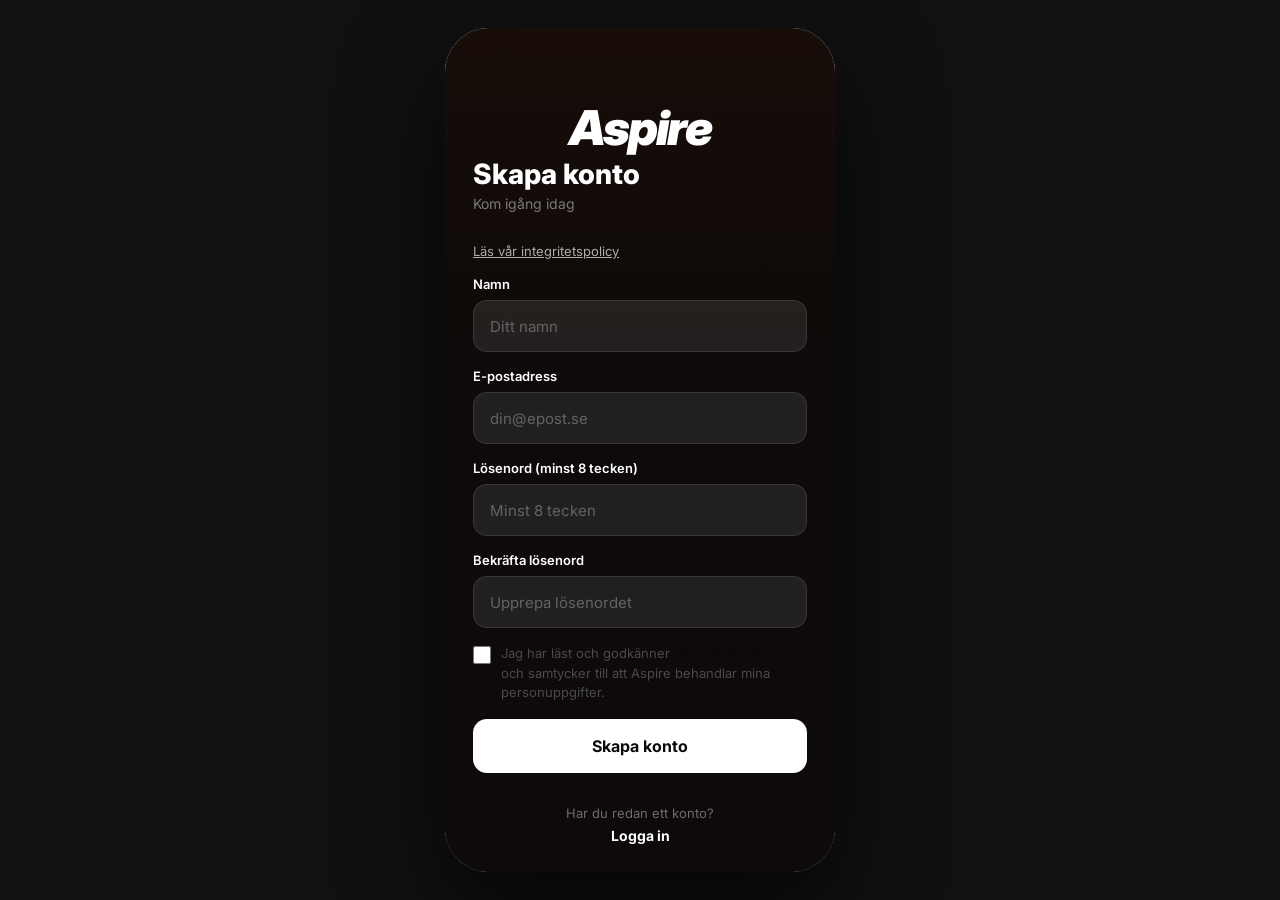
<file: aspire_kod/frontend/registrera.html>
<!DOCTYPE html>
<html lang="sv">
<head>
  <meta charset="UTF-8">
  <meta name="viewport" content="width=device-width, initial-scale=1.0, viewport-fit=cover">
  <meta name="apple-mobile-web-app-capable" content="yes">
  <meta name="apple-mobile-web-app-status-bar-style" content="default">
  <meta name="apple-mobile-web-app-title" content="Aspire">
  <title>Aspire — Registrera dig</title>
  <link href="https://fonts.googleapis.com/css2?family=Inter:wght@400;500;600;700;800;900&display=swap" rel="stylesheet">
  <link rel="stylesheet" href="css/styles.css">
</head>
<body>
  <div class="telefon">
    <div class="login-sida">
      <div class="login-bakgrund"></div>
      <div class="login-innehall">
        <div class="login-logotyp">Aspire</div>
        <div class="login-formular">
          <div class="login-titel">Skapa konto</div>
          <div class="login-undertext">Kom igång idag</div>
          <div class="integritet-lank-rad">
          <a href="integritet.html" target="_blank" class="integritet-lank-registrera">Läs vår integritetspolicy</a>
          </div>
          <div id="reg-lyckad" class="reg-lyckad"></div>
          <div id="reg-fel" class="faltfel reg-fel"></div>
          <label class="faltetikett">Namn</label>
          <input id="reg-namn" class="textfalt" type="text" placeholder="Ditt namn">
          <div id="fel-reg-namn" class="faltfel reg-fel"></div>
          <label class="faltetikett">E-postadress</label>
          <input id="reg-epost" class="textfalt" type="email" placeholder="din@epost.se">
          <div id="fel-reg-epost" class="faltfel reg-fel"></div>
          <label class="faltetikett">Lösenord (minst 8 tecken)</label>
          <input id="reg-losenord" class="textfalt" type="password" placeholder="Minst 8 tecken">
          <div id="fel-reg-losenord" class="faltfel reg-fel"></div>
          <label class="faltetikett">Bekräfta lösenord</label>
          <input id="reg-bekrafta" class="textfalt" type="password" placeholder="Upprepa lösenordet">
          <div id="fel-reg-bekrafta" class="faltfel reg-fel"></div>
          <div class="gdpr-rad">
            <input type="checkbox" id="gdpr-samtycke" class="gdpr-kryssruta">
            <label for="gdpr-samtycke" class="gdpr-etikett">
              Jag har läst och godkänner
              <a href="integritet.html" target="_blank" class="gdpr-lank">integritetspolicyn</a>
              och samtycker till att Aspire behandlar mina personuppgifter.
            </label>
          </div>
          <div id="fel-gdpr" class="faltfel">
            Du måste godkänna integritetspolicyn för att fortsätta.
          </div>
          <button class="logga-in-knapp" id="registrera-knapp" type="button">Skapa konto</button>
          <div class="registrera-rad">
            <p>Har du redan ett konto?</p>
            <a href="index.html">Logga in</a>
          </div>
        </div>
      </div>
    </div>
  </div>
<script src="javascript/app.js"></script>
<script src="javascript/statusbar.js"></script>
</body>
</html>
</file>
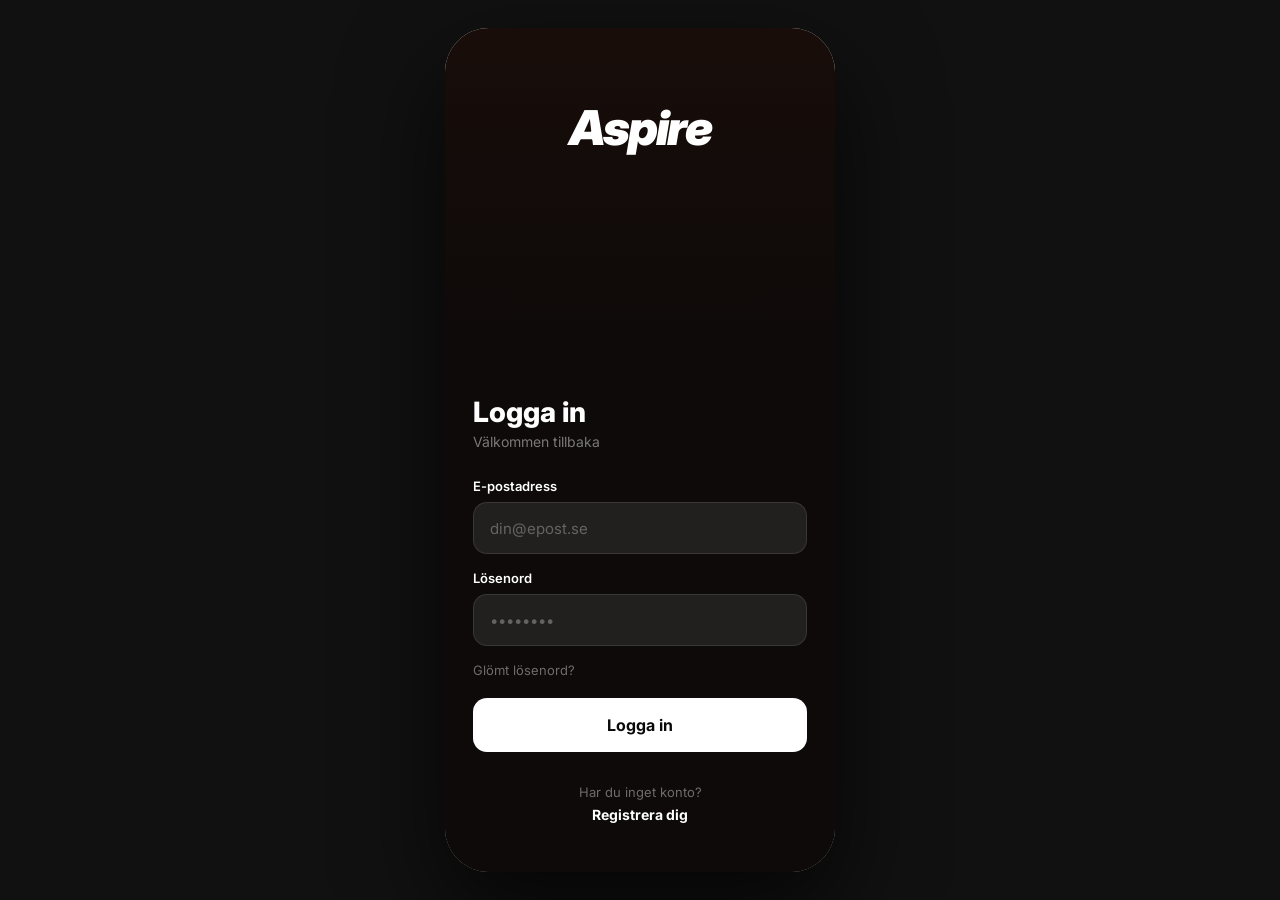
<file: aspire_kod/frontend/sok.html>
<!DOCTYPE html>
<html lang="sv">
<head>
  <meta charset="UTF-8">
  <meta name="viewport" content="width=device-width, initial-scale=1.0, viewport-fit=cover">
  <meta name="apple-mobile-web-app-capable" content="yes">
  <meta name="apple-mobile-web-app-status-bar-style" content="default">
  <meta name="apple-mobile-web-app-title" content="Aspire">
  <title>Aspire — Sök atleter</title>
  <link href="https://fonts.googleapis.com/css2?family=Inter:wght@400;500;600;700;800;900&display=swap" rel="stylesheet">
  <link rel="stylesheet" href="css/styles.css">
</head>
<body>

  <div class="telefon">

    <!-- ─── STATUSRAD ─── -->
    <div class="statusrad">
      <span class="statusrad-tid"></span>
      <div class="statusrad-ikoner">
      </div>
    </div>

    <!-- ─── SIDRUBRIK ─── -->
    <div class="sidrubrik">
      <div class="sidrubrik-titel">Sök atleter</div>
    </div>

    <!-- ─── RULLNINGSBART INNEHÅLL ─── -->
    <div class="innehall">

      <!-- Sökfält -->
      <div class="sok-omslag">
        <svg class="sok-ikon" viewBox="0 0 24 24">
          <circle cx="11" cy="11" r="8"/>
          <line x1="21" y1="21" x2="16.65" y2="16.65"/>
        </svg>
        <input
          class="sok-falt"
          id="sok-falt"
          placeholder="Sök namn eller sport…"
        >
      </div>

      <!-- Sport-filter -->
      <div class="filter-rad">
        <button class="filter-pill aktiv" data-sport="alla">Alla</button>
        <button class="filter-pill inaktiv" data-sport="Basketball">Basketball</button>
        <button class="filter-pill inaktiv" data-sport="Fotboll">Fotboll</button>
        <button class="filter-pill inaktiv" data-sport="Tennis">Tennis</button>
        <button class="filter-pill inaktiv" data-sport="Sprint">Sprint</button>
      </div>

      <!-- Atletlista — klick öppnar atletprofil.html -->
      <div id="atletlista"></div>

      <div class="botten-mellanrum"></div>
    </div>

    <!-- ─── NAVBAR — SÖK ÄR AKTIV ─── -->
    <nav class="navbar">
      <a href="hem.html" class="nav-knapp">
        <svg viewBox="0 0 24 24"><path d="M3 9l9-7 9 7v11a2 2 0 0 1-2 2H5a2 2 0 0 1-2-2z"/><polyline points="9 22 9 12 15 12 15 22"/></svg>
        <span>Hem</span>
      </a>
      <a href="sok.html" class="nav-knapp aktiv-ram">
        <svg viewBox="0 0 24 24"><circle cx="11" cy="11" r="8"/><line x1="21" y1="21" x2="16.65" y2="16.65"/></svg>
        <span>Sök</span>
      </a>
      <a href="kalorier.html" class="nav-plus">
        <svg viewBox="0 0 24 24"><line x1="12" y1="5" x2="12" y2="19"/><line x1="5" y1="12" x2="19" y2="12"/></svg>
      </a>
      <a href="streaks.html" class="nav-knapp">
        <div class="badge" id="notis-badge"></div>
        <svg viewBox="0 0 24 24"><path d="M18 8A6 6 0 0 0 6 8c0 7-3 9-3 9h18s-3-2-3-9"/><path d="M13.73 21a2 2 0 0 1-3.46 0"/></svg>
        <span>Aktivitet</span>
      </a>
      <a href="profil.html" class="nav-knapp">
        <svg viewBox="0 0 24 24"><path d="M20 21v-2a4 4 0 0 0-4-4H8a4 4 0 0 0-4 4v2"/><circle cx="12" cy="7" r="4"/></svg>
        <span>Profil</span>
      </a>
    </nav>

  </div>

<script src="javascript/app.js"></script>
<script src="javascript/statusbar.js"></script>
<script src="javascript/sok.js"></script>

</body>
</html>
</file>
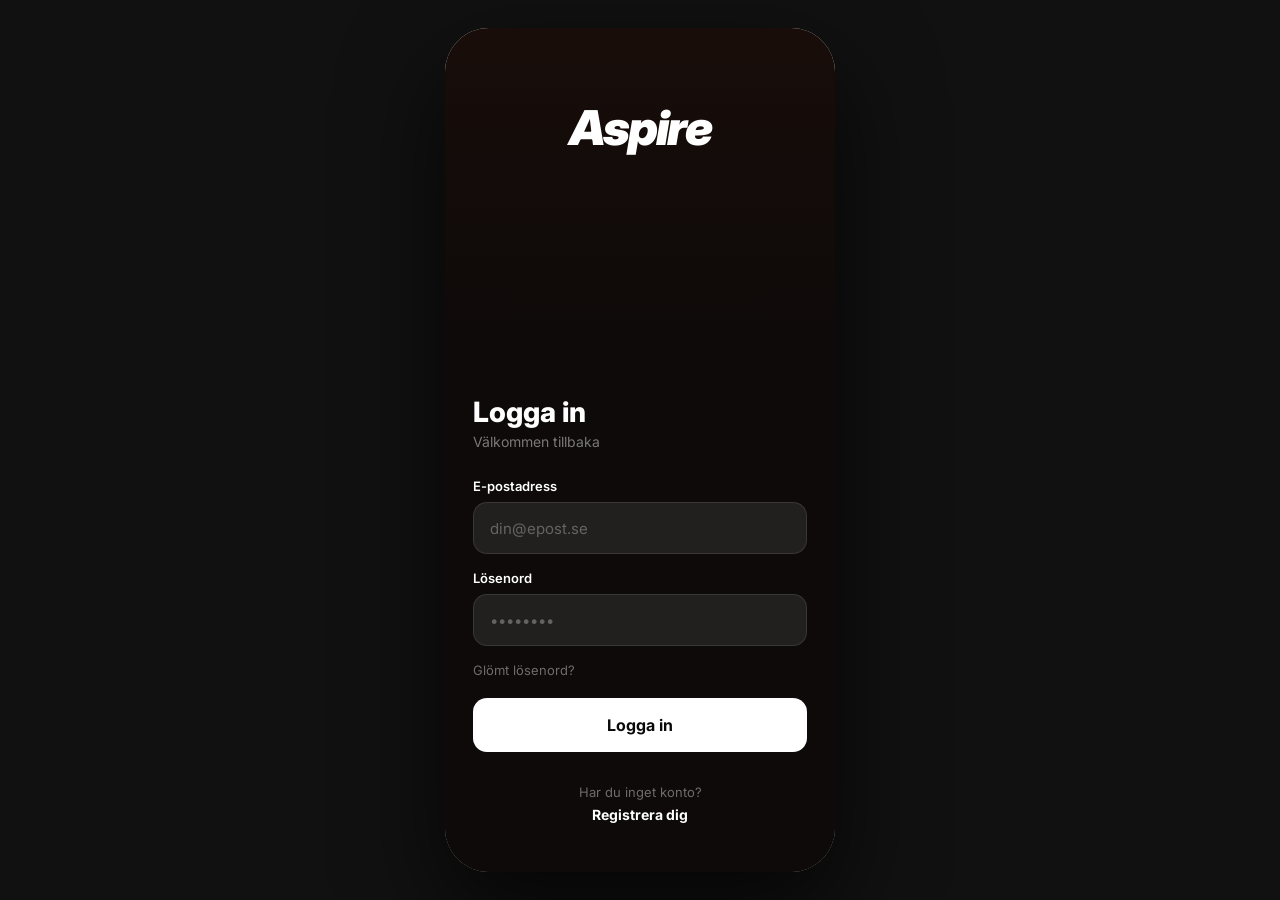
<file: aspire_kod/frontend/streaks.html>
<!DOCTYPE html>
<html lang="sv">
<head>
  <meta charset="UTF-8">
  <meta name="viewport" content="width=device-width, initial-scale=1.0, viewport-fit=cover">
  <meta name="apple-mobile-web-app-capable" content="yes">
  <meta name="apple-mobile-web-app-status-bar-style" content="default">
  <meta name="apple-mobile-web-app-title" content="Aspire">
  <title>Aspire — Streaks</title>
  <link href="https://fonts.googleapis.com/css2?family=Inter:wght@400;500;600;700;800;900&display=swap" rel="stylesheet">
  <link rel="stylesheet" href="css/styles.css">
</head>
<body>

  <div class="telefon">

    <!-- ─── STATUSRAD ─── -->
    <div class="statusrad">
      <span class="statusrad-tid"></span>
      <div class="statusrad-ikoner">

      </div>
    </div>

   <div class="sidrubrik">
      <h1 class="sidrubrik-titel">Aktivitet</h1>
    </div>

    <div class="innehall">

      <div id="veckoremsa" class="veckoremsa"></div>

<div class="akt-flikar">
  <button class="akt-flik aktiv" data-vy="vy-kalender">Kalender</button>
  <button class="akt-flik" data-vy="vy-statistik">Statistik</button>
</div>
<div id="vy-kalender" class="akt-vy">
        
        <div class="kal-nav">
          <button id="kal-bakut" class="kal-pil">
            <svg width="16" height="16" viewBox="0 0 24 24" fill="none" stroke="#0A0A0A" stroke-width="2" stroke-linecap="round" stroke-linejoin="round"><polyline points="15 18 9 12 15 6"/></svg>
          </button>
          
          <h2 id="kal-manad-text" class="kal-manad"></h2>
          
          <button id="kal-framat" class="kal-pil">
            <svg width="16" height="16" viewBox="0 0 24 24" fill="none" stroke="#0A0A0A" stroke-width="2" stroke-linecap="round" stroke-linejoin="round"><polyline points="9 6 15 12 9 18"/></svg>
          </button>
        </div>
        
        <div class="kal-dagnamn">
          <span>Mån</span><span>Tis</span><span>Ons</span><span>Tor</span><span>Fre</span><span>Lör</span><span>Sön</span>
        </div>
        
        <div id="kal-rutor" class="kal-rutor"></div>
        
        <div class="kal-streak-rad">
          <svg width="18" height="18" viewBox="0 0 24 24" fill="none" stroke="#E8241C" stroke-width="1.8" stroke-linecap="round"><path d="M12 22c-4.97 0-9-2.69-9-6 0-4 4-8 4-8s.5 2 2 3c.47-.57 1-2 1-4 2 1 4 4 4 7 1.5-1.5 2-3.5 2-3.5s4 4 4 6.5c0 3-4 5-8 5z"/></svg>
          <span>Streak</span>
          <strong id="kal-streak-siffra">0 DAGAR</strong>
        </div>
        
        <div class="reset-omslag">
          <button class="reset-knapp" id="reset-knapp">
            <svg viewBox="0 0 24 24" fill="none" stroke="currentColor"><path d="M3 6h18M19 6v14a2 2 0 0 1-2 2H7a2 2 0 0 1-2-2V6m3 0V4a2 2 0 0 1 2-2h4a2 2 0 0 1 2 2v2"/></svg>
            Nollställ streaks
          </button>
        </div>

      </div>

      <div id="vy-statistik" class="akt-vy dold">
        
        <div class="statistik-cirkel-rad">
          <div class="statistik-cirkel-omslag">
            <svg class="statistik-ring" viewBox="0 0 140 140">
              <circle cx="70" cy="70" r="60" fill="none" stroke="#F0F0F0" stroke-width="12"/>
              <circle id="statistik-ring-fyll" cx="70" cy="70" r="60" fill="none" stroke="#0A0A0A" stroke-width="12" stroke-linecap="round" stroke-dasharray="377" stroke-dashoffset="377" transform="rotate(-90 70 70)"/>
            </svg>
            <div class="statistik-ring-text">
              <span class="statistik-ring-enhet">%</span>
            </div>
          </div>
          <div class="statistik-cirkel-etikett">Habit Score</div>
        </div>

        <div class="statistik-staplar-rubrik">Aktivitet (6 månader)</div>
        <div id="statistik-staplar" class="statistik-staplar"></div>
        <div id="statistik-staplar-etiketter" class="statistik-staplar-etiketter"></div>

        <div class="stat-grid">
          
          <div class="stat-card">
            <div class="stat-card-ikon" style="color: #FF7043;">
              <svg viewBox="0 0 24 24" fill="none" stroke="currentColor"><polyline points="22 12 18 12 15 21 9 3 6 12 2 12"/></svg>
            </div>
            <div class="stat-card-titel">Aktuell Streak</div>
            <div class="stat-card-varde"><span id="statistik-streak">0</span> <span class="stat-card-enhet">dgr</span></div>
          </div>
          
          <div class="stat-card">
            <div class="stat-card-ikon" style="color: #22AA66;">
              <svg viewBox="0 0 24 24" fill="none" stroke="currentColor"><path d="M12 2v20M17 5H9.5a3.5 3.5 0 0 0 0 7h5a3.5 3.5 0 0 1 0 7H6"/></svg>
            </div>
            <div class="stat-card-titel">Längsta Streak</div>
            <div class="stat-card-varde"><span id="statistik-langsta">0</span> <span class="stat-card-enhet">dgr</span></div>
          </div>

          <div class="stat-card">
            <div class="stat-card-ikon" style="color: #3B82F6;">
              <svg viewBox="0 0 24 24" fill="none" stroke="currentColor"><rect x="3" y="4" width="18" height="18" rx="2" ry="2"/><line x1="16" y1="2" x2="16" y2="6"/><line x1="8" y1="2" x2="8" y2="6"/><line x1="3" y1="10" x2="21" y2="10"/></svg>
            </div>
            <div class="stat-card-titel">Aktiva Dagar</div>
            <div class="stat-card-varde"><span id="statistik-aktiva">0</span> <span class="stat-card-enhet">st</span></div>
          </div>

          <div class="stat-card">
            <div class="stat-card-ikon" style="color: #8B5CF6;">
              <svg viewBox="0 0 24 24" fill="none" stroke="currentColor"><circle cx="12" cy="8" r="7"/><polyline points="8.21 13.89 7 23 12 20 17 23 15.79 13.88"/></svg>
            </div>
            <div class="stat-card-titel">Total Poäng</div>
            <div class="stat-card-varde"><span id="statistik-poang">0</span> <span class="stat-card-enhet">p</span></div>
          </div>

        </div> 
      </div> 
      <div class="botten-mellanrum"></div>
      
    </div>

      

    <!-- ─── NAVBAR — AKTIVITET/STREAKS ÄR AKTIV ─── -->
    <nav class="navbar">
      <a href="hem.html" class="nav-knapp">
        <svg viewBox="0 0 24 24"><path d="M3 9l9-7 9 7v11a2 2 0 0 1-2 2H5a2 2 0 0 1-2-2z"/><polyline points="9 22 9 12 15 12 15 22"/></svg>
        <span>Hem</span>
      </a>
      <a href="sok.html" class="nav-knapp">
        <svg viewBox="0 0 24 24"><circle cx="11" cy="11" r="8"/><line x1="21" y1="21" x2="16.65" y2="16.65"/></svg>
        <span>Sök</span>
      </a>
      <a href="kalorier.html" class="nav-plus">
        <svg viewBox="0 0 24 24"><line x1="12" y1="5" x2="12" y2="19"/><line x1="5" y1="12" x2="19" y2="12"/></svg>
      </a>
      <a href="streaks.html" class="nav-knapp aktiv-ram">
        <div class="badge" id="notis-badge"></div>
        <svg viewBox="0 0 24 24"><path d="M18 8A6 6 0 0 0 6 8c0 7-3 9-3 9h18s-3-2-3-9"/><path d="M13.73 21a2 2 0 0 1-3.46 0"/></svg>
        <span>Aktivitet</span>
      </a>
      <a href="profil.html" class="nav-knapp">
        <svg viewBox="0 0 24 24"><path d="M20 21v-2a4 4 0 0 0-4-4H8a4 4 0 0 0-4 4v2"/><circle cx="12" cy="7" r="4"/></svg>
        <span>Profil</span>
      </a>
    </nav>

  </div>

<script src="javascript/app.js"></script>
<script src="javascript/statusbar.js"></script>
<script src="javascript/streaks.js"></script>
</body>
</html>
</file>
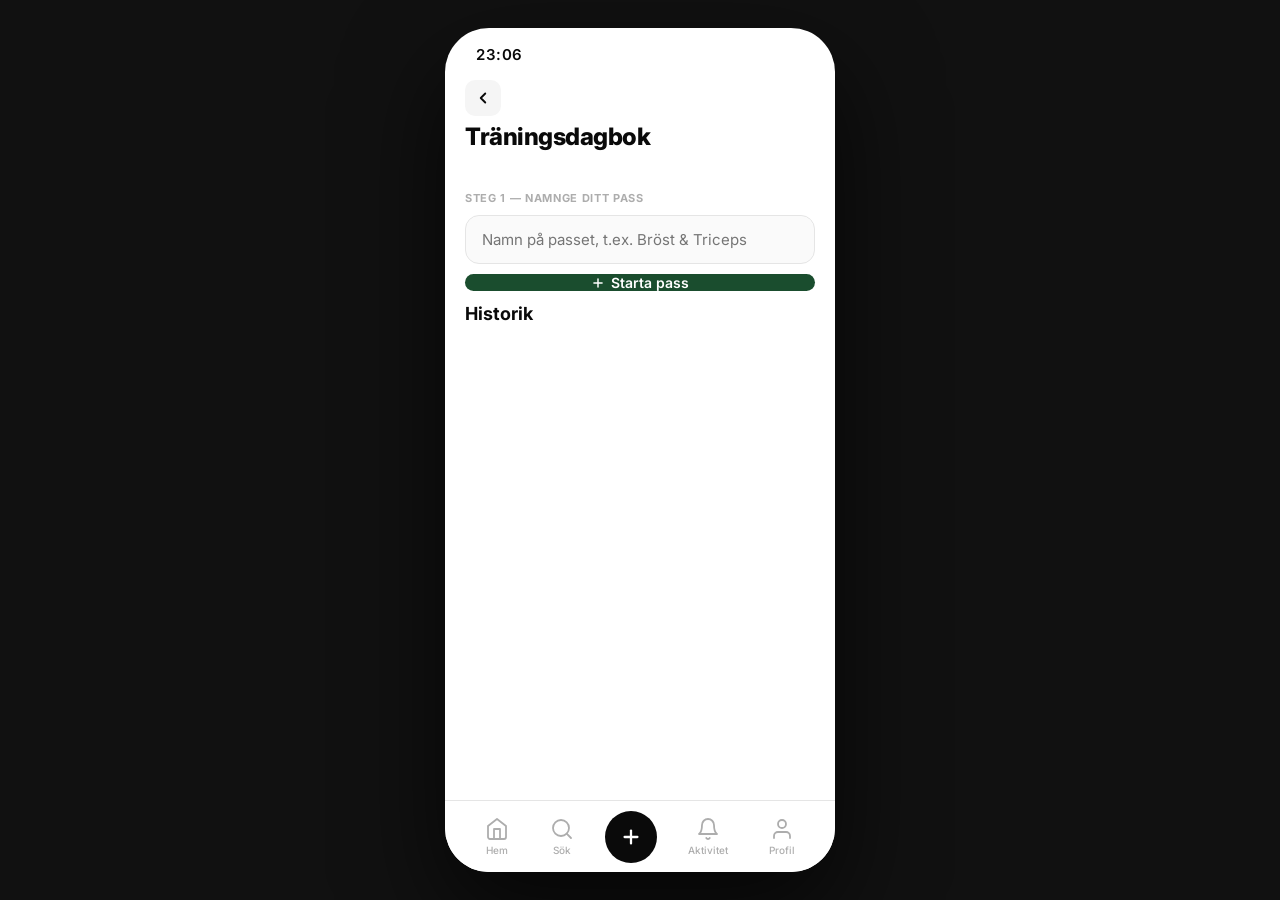
<file: aspire_kod/frontend/traning.html>
<!DOCTYPE html>
<html lang="sv">
<head>
  <meta charset="UTF-8">
  <meta name="viewport" content="width=device-width, initial-scale=1.0, viewport-fit=cover">
  <meta name="apple-mobile-web-app-capable" content="yes">
  <meta name="apple-mobile-web-app-status-bar-style" content="default">
  <meta name="apple-mobile-web-app-title" content="Aspire">
  <title>Aspire — Träningsdagbok</title>
  <link href="https://fonts.googleapis.com/css2?family=Inter:wght@400;500;600;700;800;900&display=swap" rel="stylesheet">
  <link rel="stylesheet" href="css/styles.css">
</head>
<body>

  <div class="telefon">

    <div class="statusrad">
      <span class="statusrad-tid"></span>
      <div class="statusrad-ikoner"></div>
    </div>
      <a href="hem.html" class="tillbaka-knapp" aria-label="Tillbaka">
        <svg viewBox="0 0 24 24"><polyline points="15 18 9 12 15 6"/></svg>
      </a>

    <div class="sidrubrik">
      <div class="sidrubrik-titel">Träningsdagbok</div>
    </div>

    <div class="innehall">

      <div class="traning-steg-etikett">Steg 1 — Namnge ditt pass</div>
      <div class="traning-formular">
        <input id="pass-namn" class="traning-input" type="text" placeholder="Namn på passet, t.ex. Bröst & Triceps">
        <button class="spara-knapp" id="skapa-pass-knapp">
          <svg viewBox="0 0 24 24"><line x1="12" y1="5" x2="12" y2="19"/><line x1="5" y1="12" x2="19" y2="12"/></svg>
          Starta pass
        </button>
      </div>

      <div id="ovning-sektion" class="traning-ovning-sektion dold">

        <div class="aktivt-pass-kort">
          <div class="aktivt-pass-info">
            <div class="aktivt-pass-etikett">Aktivt pass</div>
            <div class="aktivt-pass-namn" id="aktivt-pass-rubrik">—</div>
          </div>
          <button class="avsluta-pass-knapp" id="avsluta-pass-knapp">Avsluta</button>
        </div>

        <div class="traning-steg-etikett">Steg 2 — Lägg till övningar</div>
        <div class="traning-formular">
          <input id="ovning-namn" class="traning-input" type="text" placeholder="Övning, t.ex. Bänkpress">
          <div class="traning-rad">
            <div class="traning-falt">
              <div class="traning-etikett">Set</div>
              <input id="ovning-set" class="traning-input-liten" type="number" placeholder="3">
            </div>
            <div class="traning-falt">
              <div class="traning-etikett">Reps</div>
              <input id="ovning-reps" class="traning-input-liten" type="number" placeholder="10">
            </div>
            <div class="traning-falt">
              <div class="traning-etikett">Vikt (kg)</div>
              <input id="ovning-vikt" class="traning-input-liten" type="number" placeholder="60">
            </div>
            <div class="traning-falt">
              <div class="traning-etikett">Vila (sek)</div>
              <input id="ovning-vila" class="traning-input-liten" type="number" placeholder="90">
            </div>
          </div>
          <button class="spara-knapp" id="logga-ovning-knapp">
            <svg viewBox="0 0 24 24"><polyline points="20 6 9 17 4 12"/></svg>
            Lägg till övning
          </button>
        </div>
        <div id="ovningar-lista" class="ovningar-lista"></div>
      </div>

      <div class="sektionsrubrik sektionsrubrik--mellanrum">Historik</div>
      <div id="historik-lista" class="traning-historik"></div>

      <div class="botten-mellanrum"></div>
    </div>

    <nav class="navbar">
      <a href="hem.html" class="nav-knapp">
        <svg viewBox="0 0 24 24"><path d="M3 9l9-7 9 7v11a2 2 0 0 1-2 2H5a2 2 0 0 1-2-2z"/><polyline points="9 22 9 12 15 12 15 22"/></svg>
        <span>Hem</span>
      </a>
      <a href="sok.html" class="nav-knapp">
        <svg viewBox="0 0 24 24"><circle cx="11" cy="11" r="8"/><line x1="21" y1="21" x2="16.65" y2="16.65"/></svg>
        <span>Sök</span>
      </a>
      <a href="kalorier.html" class="nav-plus">
        <svg viewBox="0 0 24 24"><line x1="12" y1="5" x2="12" y2="19"/><line x1="5" y1="12" x2="19" y2="12"/></svg>
      </a>
      <a href="streaks.html" class="nav-knapp">
        <div class="badge" id="notis-badge"></div>
        <svg viewBox="0 0 24 24"><path d="M18 8A6 6 0 0 0 6 8c0 7-3 9-3 9h18s-3-2-3-9"/><path d="M13.73 21a2 2 0 0 1-3.46 0"/></svg>
        <span>Aktivitet</span>
      </a>
      <a href="profil.html" class="nav-knapp">
        <svg viewBox="0 0 24 24"><path d="M20 21v-2a4 4 0 0 0-4-4H8a4 4 0 0 0-4 4v2"/><circle cx="12" cy="7" r="4"/></svg>
        <span>Profil</span>
      </a>
    </nav>

  </div>

<script src="javascript/app.js"></script>
<script src="javascript/statusbar.js"></script>
<script src="javascript/traning.js"></script>
</body>
</html>
</file>
<file: aspire_kod/frontend/css/styles.css>
/* =====================================================
   ASPIRE APP — DELAD CSS
   Används av alla HTML-sidor i appen.
   ===================================================== */


/* ─────────────────────────────────────────────────────
   1. RESET & GRUNDINSTÄLLNINGAR
───────────────────────────────────────────────────── */

* {
  box-sizing: border-box;
  margin: 0;
  padding: 0;
}

body {
  font-family: 'Inter', sans-serif;
  background: #111111;
  display: flex;
  justify-content: center;
  align-items: center;
  min-height: 100vh;
  min-height: 100dvh;
}


/* ─────────────────────────────────────────────────────
   2. TELEFONRAM (visas på dator som en mobil)
───────────────────────────────────────────────────── */

.telefon {
  width: 390px;
  height: 844px;
  background: white;
  border-radius: 44px;
  overflow: hidden;
  position: relative;
  box-shadow: 0 40px 100px rgba(0, 0, 0, 0.7);

  /* Flexbox: staplar statusrad, innehåll och navbar */
  display: flex;
  flex-direction: column;
}

/* På riktig iPhone fyller appen hela skärmen */
@media (max-width: 430px) {
  body {
    background: white;
  }
  .telefon {
    width: 100%;
    height: 100vh;
    height: 100dvh;
    border-radius: 0;
    box-shadow: none;
  }
}


/* ─────────────────────────────────────────────────────
   3. STATUSRAD (klocka + batteri-ikoner högst upp)
───────────────────────────────────────────────────── */

.statusrad {
  height: 44px;
  padding: 0 24px;
  flex-shrink: 0;

  display: flex;
  align-items: center;
  justify-content: space-between;
}

.statusrad-tid {
  font-size: 15px;
  font-weight: 600;
  color: #0A0A0A;
}

.statusrad-ikoner {
  display: flex;
  align-items: center;
  gap: 5px;
  color: #0A0A0A;
}


/* ─────────────────────────────────────────────────────
   4. RULLNINGSBART SIDINNEHÅLL
───────────────────────────────────────────────────── */

.innehall {
  flex: 1;
  overflow-y: auto;
  overflow-x: hidden;
}

/* Dölj scrollbar (men behåll funktionen) */
.innehall::-webkit-scrollbar { display: none; }
.innehall { scrollbar-width: none; }


/* ─────────────────────────────────────────────────────
   5. NAVIGERINGSRAD (längst ner på varje sida)
───────────────────────────────────────────────────── */

.navbar {
  height: 72px;
  background: white;
  border-top: 1px solid #E5E5E5;
  padding: 0 8px 10px 8px;
  flex-shrink: 0;

  display: flex;
  align-items: center;
  justify-content: space-around;
}

/* Varje nav-knapp */
.nav-knapp {
  display: flex;
  flex-direction: column;
  align-items: center;
  gap: 3px;

  background: none;
  border: none;
  cursor: pointer;
  color: #ADADAD;
  font-family: 'Inter', sans-serif;
  text-decoration: none;
  padding: 6px 10px;
  border-radius: 10px;
  position: relative;
}

.nav-knapp svg {
  width: 24px;
  height: 24px;
  fill: none;
  stroke: currentColor;
  stroke-width: 1.8;
  stroke-linecap: round;
  stroke-linejoin: round;
}

.nav-knapp span {
  font-size: 10px;
  font-weight: 500;
}

/* Aktiv sida = svart färg */
.nav-knapp.aktiv {
  color: #0A0A0A;
}

/* Aktiv med ram (används på Sök och Streaks) */
.nav-knapp.aktiv-ram {
  color: #0A0A0A;
}

/* Plus-knapp i mitten */
.nav-plus {
  width: 52px;
  height: 52px;
  background: #0A0A0A;
  border: none;
  border-radius: 50%;
  cursor: pointer;
  flex-shrink: 0;
  text-decoration: none;

  display: flex;
  align-items: center;
  justify-content: center;
}

.nav-plus svg {
  width: 22px;
  height: 22px;
  fill: none;
  stroke: white;
  stroke-width: 2.5;
  stroke-linecap: round;
}

/* Röd notis-badge på klockan */
.badge {
  position: absolute;
  top: 2px;
  right: 4px;
  width: 16px;
  height: 16px;
  border-radius: 50%;
  border: 1.5px solid white;

  display: flex;
  align-items: center;
  justify-content: center;

  font-size: 9px;
  font-weight: 700;
  color: white;
}


/* ─────────────────────────────────────────────────────
   6. GEMENSAMMA KOMPONENTER (används på flera sidor)
───────────────────────────────────────────────────── */

/* Sidans rubrik-rad */
.sidrubrik {
  display: flex;
  align-items: center;
  justify-content: space-between;
  padding: 6px 20px 12px 20px;
  flex-shrink: 0;
}

.sidrubrik-titel {
  font-size: 24px;
  font-weight: 800;
  letter-spacing: -0.5px;
  color: #0A0A0A;
}

/* Liten rund knapp (t.ex. kugghjul) */
.rund-knapp {
  width: 36px;
  height: 36px;
  background: #F0F0F0;
  border: none;
  border-radius: 50%;
  cursor: pointer;

  display: flex;
  align-items: center;
  justify-content: center;
}

.rund-knapp svg {
  width: 18px;
  height: 18px;
  fill: none;
  stroke: #2A2A2A;
  stroke-width: 1.8;
  stroke-linecap: round;
}

/* Sektionsrubrik */
.sektionsrubrik {
  font-size: 18px;
  font-weight: 700;
  color: #0A0A0A;
  padding: 4px 20px 12px 20px;
}

/* Grått kort */
.kort {
  background: #F7F7F7;
  border-radius: 14px;
  margin: 0 20px 12px 20px;
  padding: 16px;
}

/* Mellanrum längst ner (så innehåll inte döljs av navbar) */
.botten-mellanrum {
  height: 16px;
}


/* ─────────────────────────────────────────────────────
   7. LOGIN-SIDAN
───────────────────────────────────────────────────── */

.login-sida {
  background: #0D0A09;
  display: flex;
  flex-direction: column;
  height: 100%;
}

.login-bakgrund {
  position: absolute;
  top: 0; left: 0;
  width: 100%; height: 100%;
  background: linear-gradient(
    to bottom,
    rgba(50, 20, 10, 0.3) 0%,
    rgba(13, 10, 9, 0.6) 40%,
    rgba(13, 10, 9, 0.97) 65%
  );
}

.login-innehall {
  position: relative;
  z-index: 2;
  height: 100%;

  display: flex;
  flex-direction: column;

  padding: 0 28px;
}

.login-logotyp {
  text-align: center;
  padding-top: 70px;
  font-size: 48px;
  font-weight: 900;
  font-style: italic;
  color: white;
  letter-spacing: -2px;
}

.login-formular {
  margin-top: auto;
  padding-bottom: 48px;
}

.login-titel {
  font-size: 28px;
  font-weight: 800;
  color: white;
  margin-bottom: 4px;
}

.login-undertext {
  font-size: 14px;
  color: rgba(255, 255, 255, 0.45);
  margin-bottom: 28px;
}

.faltetikett {
  display: block;
  font-size: 13px;
  font-weight: 600;
  color: white;
  margin-bottom: 8px;
}

.textfalt {
  width: 100%;
  height: 52px;
  background: rgba(255, 255, 255, 0.09);
  border: 1px solid rgba(255, 255, 255, 0.1);
  border-radius: 14px;
  padding: 0 16px;
  font-size: 15px;
  color: white;
  font-family: 'Inter', sans-serif;
  outline: none;
  margin-bottom: 16px;
}

.textfalt::placeholder {
  color: rgba(255, 255, 255, 0.3);
}

.glomt-losenord {
  font-size: 13px;
  color: rgba(255, 255, 255, 0.4);
  margin-bottom: 20px;
  cursor: pointer;
}

.logga-in-knapp {
  width: 100%;
  height: 54px;
  background: white;
  color: #0A0A0A;
  border: none;
  border-radius: 14px;
  font-size: 16px;
  font-weight: 700;
  cursor: pointer;
  font-family: 'Inter', sans-serif;
}

.registrera-rad {
  text-align: center;
  margin-top: 32px;
}

.registrera-rad p {
  font-size: 13px;
  color: rgba(255, 255, 255, 0.4);
  margin-bottom: 4px;
}

.registrera-rad a {
  font-size: 14px;
  font-weight: 700;
  color: white;
  cursor: pointer;
  text-decoration: none;
}


/* ─────────────────────────────────────────────────────
   8. HEM — DAGENS SCHEMA
───────────────────────────────────────────────────── */

.schema-header {
  padding: 8px 20px 16px 20px;
}

.schema-fortitel {
  font-size: 12px;
  color: #ADADAD;
  font-style: italic;
  margin-bottom: 2px;
}

.schema-namnrad {
  display: flex;
  align-items: flex-start;
  justify-content: space-between;
}

.schema-namn-stor {
  font-size: 30px;
  font-weight: 900;
  color: #0A0A0A;
  letter-spacing: -1px;
  line-height: 1.05;
}

.schema-avatar {
  width: 50px;
  height: 50px;
  background: #0A0A0A;
  border-radius: 50%;
  position: relative;
  flex-shrink: 0;

  display: flex;
  align-items: center;
  justify-content: center;
}

.schema-avatar svg {
  width: 24px;
  height: 24px;
  fill: none;
  stroke: white;
  stroke-width: 1.8;
}

.schema-badge {
  position: absolute;
  bottom: -3px;
  right: -3px;
  width: 20px;
  height: 20px;
  background: #E8241C;
  border-radius: 50%;
  border: 2px solid white;

  display: flex;
  align-items: center;
  justify-content: center;

  font-size: 9px;
  font-weight: 700;
  color: white;
}

.etikett-pill {
  display: inline-block;
  height: 28px;
  padding: 0 12px;
  line-height: 28px;
  background: #F0F0F0;
  border: 1px solid #E5E5E5;
  border-radius: 14px;
  font-size: 12px;
  font-weight: 500;
  color: #2A2A2A;
  margin-top: 8px;
}

/* Aktivitetsrad */
.aktivitet-rad {
  display: flex;
  align-items: flex-start;
  gap: 12px;
  padding: 14px 20px;
  border-bottom: 1px solid #F0F0F0;
}

.aktivitet-prick {
  width: 8px;
  height: 8px;
  border-radius: 50%;
  margin-top: 8px;
  flex-shrink: 0;
}

.aktivitet-prick.rod  { background: #E8241C; }
.aktivitet-prick.gra  { background: #E5E5E5; }

.aktivitet-ikon {
  width: 28px;
  flex-shrink: 0;

  display: flex;
  justify-content: center;
  margin-top: 2px;
}

.aktivitet-ikon svg {
  width: 20px;
  height: 20px;
  fill: none;
  stroke: #2A2A2A;
  stroke-width: 1.6;
  stroke-linecap: round;
}

.aktivitet-kropp { flex: 1; }
.aktivitet-tid   { font-size: 11px; color: #ADADAD; margin-bottom: 1px; }
.aktivitet-namn  { font-size: 15px; font-weight: 600; color: #0A0A0A; }
.aktivitet-beskrivning { font-size: 12px; color: #ADADAD; margin-top: 2px; }

.starta-knapp {
  height: 32px;
  padding: 0 16px;
  background: #0A0A0A;
  color: white;
  border: none;
  border-radius: 16px;
  font-size: 13px;
  font-weight: 600;
  cursor: pointer;
  font-family: 'Inter', sans-serif;
  align-self: center;
}

.kamera-ikon { align-self: center; }
.kamera-ikon svg {
  width: 20px;
  height: 20px;
  fill: none;
  stroke: #ADADAD;
  stroke-width: 1.6;
  stroke-linecap: round;
  display: block;
}


/* ─────────────────────────────────────────────────────
   9. SÖK ATLETER
───────────────────────────────────────────────────── */

.sok-omslag {
  padding: 4px 20px 14px 20px;
  position: relative;
}

.sok-ikon {
  position: absolute;
  left: 34px;
  top: 50%;
  transform: translateY(-50%);
  width: 16px;
  height: 16px;
  fill: none;
  stroke: #ADADAD;
  stroke-width: 2;
  pointer-events: none;
}

.sok-falt {
  width: 100%;
  height: 44px;
  background: #F0F0F0;
  border: none;
  border-radius: 22px;
  padding: 0 16px 0 40px;
  font-size: 14px;
  color: #2A2A2A;
  font-family: 'Inter', sans-serif;
  outline: none;
}

.sok-falt::placeholder { color: #ADADAD; }

.filter-rad {
  display: flex;
  gap: 8px;
  padding: 0 20px 16px 20px;
  overflow-x: auto;
}

.filter-rad::-webkit-scrollbar { display: none; }

.filter-pill {
  height: 34px;
  padding: 0 16px;
  border-radius: 17px;
  font-size: 13px;
  font-weight: 500;
  white-space: nowrap;
  cursor: pointer;
  border: none;
  font-family: 'Inter', sans-serif;
  flex-shrink: 0;
}

.filter-pill.aktiv  { background: #1A4D2E; color: white; }
.filter-pill.inaktiv { background: #F0F0F0; color: #2A2A2A; }

.atlet-rad {
  display: flex;
  align-items: center;
  gap: 14px;
  padding: 13px 20px;
  border-bottom: 1px solid #F0F0F0;
  cursor: pointer;
  text-decoration: none;
}

.atlet-avatar {
  width: 44px;
  height: 44px;
  border-radius: 50%;
  background: #C9A84C;
  flex-shrink: 0;

  display: flex;
  align-items: center;
  justify-content: center;

  font-size: 13px;
  font-weight: 700;
  color: #ffff;
}

.atlet-avatar.lila { background: #7C5CBF; color: white; }
.atlet-avatar.mork { background: #2A2A2A; color: white; }

.atlet-info { flex: 1; }
.atlet-namn  { font-size: 15px; font-weight: 600; color: #0A0A0A; }
.atlet-sport { font-size: 12px; color: #ADADAD; margin-top: 1px; }

.atlet-meta { text-align: right; }
.atlet-kcal    { font-size: 12px; color: #666666; }
.atlet-traning { font-size: 12px; color: #ADADAD; margin-top: 2px; }


/* ─────────────────────────────────────────────────────
   10. ATLETPROFIL
───────────────────────────────────────────────────── */

.tillbaka-knapp {
  width: 36px;
  height: 36px;
  background: #F0F0F0;
  border: none;
  border-radius: 50%;
  cursor: pointer;
  margin: 8px 0 0 20px;

  display: flex;
  align-items: center;
  justify-content: center;
}

.tillbaka-knapp svg {
  width: 18px;
  height: 18px;
  fill: none;
  stroke: #0A0A0A;
  stroke-width: 2;
  stroke-linecap: round;
}

.atlet-topp {
  display: flex;
  flex-direction: column;
  align-items: center;
  padding: 16px 20px 0 20px;
}

.atlet-stor-avatar {
  width: 72px;
  height: 72px;
  border-radius: 50%;
  background: #F0F0F0;

  display: flex;
  align-items: center;
  justify-content: center;

  font-size: 22px;
  font-weight: 800;
  color: #2A2A2A;
  margin-bottom: 12px;
}

.atlet-stort-namn  { font-size: 20px; font-weight: 800; color: #0A0A0A; }
.atlet-stor-sport  { font-size: 14px; color: #ADADAD; margin-top: 2px; margin-bottom: 10px; }

.bio-rad {
  display: flex;
  align-items: center;
  gap: 16px;
  margin-bottom: 16px;
}

.bio-post {
  display: flex;
  align-items: center;
  gap: 5px;
  font-size: 13px;
  color: #666666;
}

.bio-post svg {
  width: 14px;
  height: 14px;
  fill: none;
  stroke: currentColor;
  stroke-width: 1.8;
}

.bio-post.rod { color: #E8241C; }

.atlet-statistik {
  display: flex;
  width: 100%;
  background: #F7F7F7;
  border-radius: 14px;
  overflow: hidden;
  margin-bottom: 16px;
}

.atlet-stat-post {
  flex: 1;
  padding: 12px 8px;
  border-right: 1px solid #E5E5E5;

  display: flex;
  flex-direction: column;
  align-items: center;
  gap: 2px;
}

.atlet-stat-post:last-child { border-right: none; }
.atlet-stat-siffra  { font-size: 18px; font-weight: 800; color: #0A0A0A; }
.atlet-stat-etikett { font-size: 10px; color: #ADADAD; }

.citat-ruta {
  margin: 0 20px 16px 20px;
  background: #F7F7F7;
  border-radius: 10px;
  padding: 12px 14px;
  font-size: 13px;
  font-style: italic;
  color: #666666;
  line-height: 1.5;
}

.flik-rad {
  display: flex;
  margin: 0 20px 16px 20px;
  background: #F0F0F0;
  border-radius: 10px;
  padding: 3px;
}

.flik {
  flex: 1;
  height: 34px;
  border-radius: 8px;
  border: none;
  font-size: 13px;
  font-weight: 500;
  font-family: 'Inter', sans-serif;
  cursor: pointer;
  color: #666666;
  background: none;

  display: flex;
  align-items: center;
  justify-content: center;
  gap: 5px;
}

.flik svg {
  width: 14px;
  height: 14px;
  fill: none;
  stroke: currentColor;
  stroke-width: 1.8;
}

.flik.aktiv {
  background: white;
  color: #0A0A0A;
  box-shadow: 0 1px 3px rgba(0, 0, 0, 0.1);
}

.schema-lista { padding: 0 20px 20px 20px; }

.schema-post {
  display: flex;
  align-items: flex-start;
  gap: 12px;
  padding: 12px 0;
  border-bottom: 1px solid #F0F0F0;
}

.schema-post:last-child { border-bottom: none; }

.schema-prick {
  width: 8px;
  height: 8px;
  border-radius: 50%;
  margin-top: 6px;
  flex-shrink: 0;
}

.schema-prick.rod { background: #E8241C; }
.schema-prick.gra { background: #CCCCCC; }

.schema-tid         { font-size: 11px; color: #ADADAD; margin-bottom: 1px; }
.schema-namn        { font-size: 14px; font-weight: 600; color: #0A0A0A; }
.schema-beskrivning { font-size: 12px; color: #ADADAD; margin-top: 2px; }


/* ─────────────────────────────────────────────────────
   11. MIN PROFIL
───────────────────────────────────────────────────── */

.anvandarrad {
  display: flex;
  align-items: center;
  gap: 12px;
  padding: 0 20px 18px 20px;
}

.avatar-fyrkant {
  width: 46px;
  height: 46px;
  background: #E5E5E5;
  border-radius: 10px;
  flex-shrink: 0;

  display: flex;
  align-items: center;
  justify-content: center;

  font-size: 13px;
  font-weight: 700;
  color: #2A2A2A;
}

.anvandarnamn { font-size: 15px; font-weight: 700; color: #0A0A0A; }
.medsedan     { font-size: 12px; color: #ADADAD; margin-top: 2px; }

.statistik-rad {
  display: flex;
  gap: 10px;
  padding: 0 20px 20px 20px;
}

.statistik-kort {
  flex: 1;
  background: #F7F7F7;
  border-radius: 14px;
  padding: 14px 8px;

  display: flex;
  flex-direction: column;
  align-items: center;
  gap: 3px;
}

.statistik-ikon    { font-size: 20px; line-height: 1; margin-bottom: 2px; }
.statistik-siffra  { font-size: 22px; font-weight: 800; color: #C9A84C; }
.statistik-etikett { font-size: 11px; color: #ADADAD; text-align: center; }

.progress-rad {
  display: flex;
  align-items: center;
  gap: 12px;
}

.progress-spar {
  flex: 1;
  height: 4px;
  background: #E5E5E5;
  border-radius: 2px;
  overflow: hidden;
}

.progress-fyll {
  height: 100%;
  background: #1A4D2E;
  border-radius: 2px;
}

.progress-ring {
  width: 44px;
  height: 44px;
  border-radius: 50%;
  border: 2.5px solid #1A4D2E;
  flex-shrink: 0;

  display: flex;
  align-items: center;
  justify-content: center;

  font-size: 11px;
  font-weight: 700;
  color: #0A0A0A;
}

.vecko-rader { margin: 0 20px; }

.vecko-rad {
  display: flex;
  align-items: center;
  gap: 12px;
  padding: 13px 14px;
  background: #F7F7F7;
  border-radius: 10px;
  margin-bottom: 8px;
}

.vecko-ikon { width: 28px; display: flex; justify-content: center; flex-shrink: 0; }
.vecko-ikon svg {
  width: 18px;
  height: 18px;
  fill: none;
  stroke: #666666;
  stroke-width: 1.8;
  stroke-linecap: round;
}

.vecko-text  { flex: 1; font-size: 14px; font-weight: 500; color: #0A0A0A; }
.vecko-varde { font-size: 14px; font-weight: 600; color: #0A0A0A; }
.vecko-varde.gron { color: #22AA66; }

.historik-lank {
  display: flex;
  align-items: center;
  justify-content: space-between;
  padding: 16px 20px;
  border-top: 1px solid #F0F0F0;
  margin-top: 4px;
  cursor: pointer;
  text-decoration: none;
}

.historik-lank span { font-size: 15px; color: #666666; }
.historik-lank svg  { width: 16px; height: 16px; fill: none; stroke: #ADADAD; stroke-width: 2; }


/* ─────────────────────────────────────────────────────
   12. KALORILOGG
───────────────────────────────────────────────────── */

.kalori-dag-kort {
  display: flex;
  align-items: center;
  justify-content: space-between;
  background: #F7F7F7;
  border-radius: 14px;
  margin: 0 20px 12px 20px;
  padding: 16px;
}



.kalori-etikett { font-size: 12px; color: #ADADAD; margin-bottom: 4px; }
.kalori-siffra  { font-size: 32px; font-weight: 800; color: #0A0A0A; letter-spacing: -1px; }
.kalori-enhet   { font-size: 13px; color: #ADADAD; }

.kalori-ring {
  width: 56px;
  height: 56px;
  position: relative;
}

.kalori-ring svg {
  width: 56px;
  height: 56px;
  transform: rotate(-90deg);
}

.kalori-ring-procent {
  position: absolute;
  inset: 0;

  display: flex;
  align-items: center;
  justify-content: center;

  font-size: 12px;
  font-weight: 700;
  color: #0A0A0A;
}

.kalori-formular {
  background: #F7F7F7;
  border-radius: 14px;
  margin: 0 20px 20px 20px;
  padding: 16px;
}

.kalori-formular-titel {
  font-size: 14px;
  font-weight: 600;
  color: #0A0A0A;
  margin-bottom: 10px;
}

.maltids-flikar {
  display: flex;
  gap: 8px;
  margin-bottom: 14px;
  flex-wrap: wrap;
}

.maltids-flik {
  height: 32px;
  padding: 0 14px;
  border-radius: 16px;
  font-size: 13px;
  font-weight: 500;
  cursor: pointer;
  border: none;
  font-family: 'Inter', sans-serif;
}

.maltids-flik.aktiv  { background: #1A4D2E; color: white; }
.maltids-flik.inaktiv { background: #E5E5E5; color: #2A2A2A; }

.kalori-falt-etikett { font-size: 13px; color: #666666; margin-bottom: 6px; }

.kalori-inmatning {
  width: 100%;
  height: 40px;
  background: white;
  border: 1px solid #E5E5E5;
  border-radius: 10px;
  padding: 0 12px;
  font-size: 14px;
  color: #0A0A0A;
  font-family: 'Inter', sans-serif;
  outline: none;
  margin-bottom: 14px;
}

.kalori-inmatning::placeholder { color: #ADADAD; }

.kalori-knappar {
  display: flex;
  gap: 10px;
}

.avbryt-knapp {
  flex: 1;
  height: 40px;
  background: none;
  border: 1px solid #E5E5E5;
  border-radius: 10px;
  font-size: 14px;
  font-weight: 500;
  color: #666666;
  cursor: pointer;
  font-family: 'Inter', sans-serif;
}

.spara-knapp {
  flex: 1.5;
  height: 40px;
  background: #1A4D2E;
  color: white;
  border: none;
  border-radius: 10px;
  font-size: 14px;
  font-weight: 600;
  cursor: pointer;
  font-family: 'Inter', sans-serif;

  display: flex;
  align-items: center;
  justify-content: center;
  gap: 6px;
}

.spara-knapp svg {
  width: 14px;
  height: 14px;
  fill: none;
  stroke: white;
  stroke-width: 2.5;
  stroke-linecap: round;
}

/* ─────────────────────────────────────────────────────
   KRYSSKNAPP FÖR ATT TA BORT MÅLTIDER
───────────────────────────────────────────────────── */
.ta-bort-knapp {
  background: none;
  border: none;
  cursor: pointer;
  padding: 6px;
  margin-left: 4px;
  display: flex;
  align-items: center;
  justify-content: center;
  color: #ADADAD; /* Ljusgrå som standard */
  transition: color 0.2s ease;
}

.ta-bort-knapp svg {
  width: 18px;
  height: 18px;
  stroke: currentColor;
  stroke-width: 2.5;
  stroke-linecap: round;
}

.ta-bort-knapp:hover,
.ta-bort-knapp:active {
  color: #E8241C; /* Blir röd när man klickar/hovrar */
}

.maltider-lista { padding: 0 20px 20px 20px; }

.maltid-post {
  display: flex;
  align-items: center;
  gap: 12px;
  padding: 13px 14px;
  background: #F7F7F7;
  border-radius: 10px;
  margin-bottom: 8px;
}

.maltid-bild {
  width: 32px;
  height: 32px;
  background: #E5E5E5;
  border-radius: 6px;
  flex-shrink: 0;

  display: flex;
  align-items: center;
  justify-content: center;
}

.maltid-bild svg { width: 16px; height: 16px; fill: none; stroke: #ADADAD; stroke-width: 1.6; }

.maltid-info { flex: 1; }
.maltid-namn { font-size: 14px; font-weight: 600; color: #0A0A0A; }
.maltid-tid  { font-size: 12px; color: #ADADAD; margin-top: 1px; }
.maltid-kcal { font-size: 14px; font-weight: 700; color: #0A0A0A; }


/* ─────────────────────────────────────────────────────
   13. STREAKS & MILSTOLPAR
───────────────────────────────────────────────────── */

.streak-kort-rad {
  display: flex;
  gap: 10px;
  padding: 0 20px 20px 20px;
}

.streak-kort {
  flex: 1;
  background: #F7F7F7;
  border-radius: 14px;
  padding: 16px 12px;

  display: flex;
  flex-direction: column;
  align-items: center;
  gap: 4px;
}

.streak-ikon    { font-size: 22px; line-height: 1; margin-bottom: 2px; }
.streak-siffra  { font-size: 28px; font-weight: 900; color: #C9A84C; letter-spacing: -1px; }
.streak-etikett { font-size: 12px; color: #ADADAD; }

.vecko-kalender { margin: 0 20px 20px 20px; }

.kalender-dagar {
  display: flex;
  gap: 4px;
}

.kalender-dag {
  flex: 1;

  display: flex;
  flex-direction: column;
  align-items: center;
  gap: 6px;
}

.dag-namn { font-size: 11px; color: #ADADAD; font-weight: 500; }

.dag-siffra {
  width: 32px;
  height: 32px;
  border-radius: 50%;

  display: flex;
  align-items: center;
  justify-content: center;

  font-size: 13px;
  font-weight: 600;
}

.dag-siffra.klar     { background: #E8241C; color: white; }
.dag-siffra.idag     { background: #0A0A0A; color: white; }
.dag-siffra.kommande { background: none; color: #2A2A2A; }

.dag-check {
  width: 20px;
  height: 20px;

  display: flex;
  align-items: center;
  justify-content: center;
}

.dag-check svg {
  width: 18px;
  height: 18px;
  fill: none;
  stroke-width: 2;
  stroke-linecap: round;
  stroke-linejoin: round;
}

.dag-check.klar svg { stroke: #E8241C; }
.dag-check.idag svg { stroke: #0A0A0A; }
.dag-check.tom svg  { stroke: #E5E5E5; }

.milstolpar-lista { padding: 0 20px 20px 20px; }

.milstolpe {
  display: flex;
  align-items: center;
  gap: 12px;
  padding: 13px 14px;
  background: #F7F7F7;
  border-radius: 10px;
  margin-bottom: 8px;
}

.milstolpe.ej-nadd {
  background: none;
  padding-left: 0;
}

.milstolpe-check {
  width: 20px;
  height: 20px;
  flex-shrink: 0;

  display: flex;
  align-items: center;
  justify-content: center;
}

.milstolpe-check svg {
  width: 20px;
  height: 20px;
  fill: none;
  stroke-width: 2;
  stroke-linecap: round;
  stroke-linejoin: round;
}

.milstolpe-check.nadd    svg { stroke: #E8241C; }
.milstolpe-check.ej-nadd svg { stroke: #CCCCCC; }

.milstolpe-text        { flex: 1; font-size: 14px; font-weight: 500; }
.milstolpe-text.aktiv  { color: #0A0A0A; }
.milstolpe-text.inaktiv { color: #ADADAD; }

.uppnadd-tagg { font-size: 12px; font-weight: 600; color: #E8241C; }

.statusrad-ikoner {
  display: flex;
  gap: 6px;
  align-items: center;
}

.statusrad-ikoner svg {
  width: 18px;
  height: 18px;
  stroke: white;
}
.statusrad {
  position: sticky;
  top: 0;
  z-index: 1000;

  display: flex;
  justify-content: space-between;
  align-items: center;

  padding: env(safe-area-inset-top) 16px 6px 16px;

  font-size: 14px;
  font-weight: 600;
  color: white;
}

.statusrad-tid {
  letter-spacing: 0.5px;
  padding-left: 15px;
  padding-top: 15px;
}

.statusrad-ikoner {
  display: flex;
  align-items: center;
  gap: 6px;
}

.innehall {
  padding-top: 8px;
}
.navbar {
  position: sticky;
  bottom: 0;
  z-index: 1000;

  padding: 10px 20px calc(env(safe-area-inset-bottom) + 10px) 20px;

  display: flex;
  justify-content: space-around;
  align-items: center;
}
.wifi .bar {
  stroke: currentColor;
  stroke-width: 2;
  fill: none;
  opacity: 0.2;
}

#wifi-icon[data-strength="0"] .bar { opacity: 0.2; }
#wifi-icon[data-strength="1"] .bar1 { opacity: 1; }
#wifi-icon[data-strength="2"] .bar1,
#wifi-icon[data-strength="2"] .bar2 { opacity: 1; }
#wifi-icon[data-strength="3"] .bar { opacity: 1; }

/* ─────────────────────────────────────────────────────
   14. UPPDATERAD VERSION AV AKTVITETET
───────────────────────────────────────────────────── */
/* Flikarna där man byter mellan Kalender och Statistik */
.akt-flikar {
  display: flex;
  background-color: #F0F0F0;
  border-radius: 12px;
  padding: 4px;
  margin-top: 0px;
  margin-bottom: 24px;
  margin-left: 20px;
  margin-right: 20px;
}

.akt-flik {
  flex: 1; /* Gör så knapparna tar lika mycket plats */
  padding-top: 10px;
  padding-bottom: 10px;
  font-size: 14px;
  font-weight: 600;
  color: #666666;
  background-color: transparent;
  border: none;
  border-radius: 8px;
  cursor: pointer;
  transition: 0.2s; /* Enkel animation när man hovrar */
}

/* Den fliken som är vald just nu */
.akt-flik.aktiv {
  background-color: #FFFFFF;
  color: #0A0A0A;
  box-shadow: 0px 2px 8px rgba(0, 0, 0, 0.05);
}

/* Gör så att sidorna tonar in snyggt när man byter */
.akt-vy {
  display: block;
  animation: tona-in 0.3s ease;
}

/* Gömmer den sidan man inte tittar på */
.akt-vy.dold {
  display: none;
}

/* Min egen animation för att visa fliken */
@keyframes tona-in {
  from {
    opacity: 0;
  }
  to {
    opacity: 1;
  }
}

/* Navigeringen för månader */
.kal-nav {
  display: flex;
  justify-content: space-between;
  align-items: center;
  padding-left: 20px;
  padding-right: 20px;
  margin-bottom: 16px;
}

.kal-pil {
  background-color: #F7F7F7;
  border: none;
  border-radius: 50%;
  width: 36px;
  height: 36px;
  display: flex;
  align-items: center;
  justify-content: center;
  cursor: pointer;
}

.kal-pil:hover {
  background-color: #E5E5E5;
}

.kal-manad {
  font-size: 16px;
  font-weight: 700;
  color: #0A0A0A;
}

/* Namnen på dagarna (Mån, Tis osv) */
.kal-dagnamn {
  display: grid;
  grid-template-columns: repeat(7, 1fr); /* Mycket snyggare och renare! */
  text-align: center;
  font-size: 12px;
  font-weight: 600;
  color: #ADADAD;
  margin-left: 20px;
  margin-right: 20px;
  margin-bottom: 12px;
}

/* Rutorna för datumen */
.kal-rutor {
  display: grid;
  grid-template-columns: repeat(7, 1fr); /* Samma här! */
  gap: 8px;
  margin-left: 20px;
  margin-right: 20px;
  margin-bottom: 24px;
}

.kal-ruta {
  height: 42px; 
  display: flex;
  align-items: center;
  justify-content: center;
  font-size: 14px;
  font-weight: 600;
  color: #0A0A0A;
  background-color: #F7F7F7;
  border-radius: 50%;
  cursor: pointer;
  transition: 0.2s ease;
}

/* Om rutan är tom ska den inte synas eller gå att klicka på */
.kal-ruta.tom {
  background-color: transparent;
  cursor: default;
}

.kal-ruta.idag {
  border: 2px solid #0A0A0A;
  background-color: #FFFFFF;
}

.kal-ruta.aktiv {
  background-color: #1A4D2E;
  color: #FFFFFF;
  border: 1px solid #1A4D2E;
}

/* Hover-effekt för vanliga rutor */
.kal-ruta:hover {
  transform: scale(1.02);
  box-shadow: 0px 4px 10px rgba(0, 0, 0, 0.15);
}

/* Tomma rutor ska INTE ha hover-effekt */
.kal-ruta.tom:hover {
  transform: none;
  box-shadow: none;
}


/* Streaken under kalendern */
.kal-streak-rad {
  display: flex;
  align-items: center;
  justify-content: center;
  gap: 8px;
  font-size: 14px;
  font-weight: 600;
  color: #666666;
  margin-bottom: 24px;
}

.kal-streak-rad strong {
  color: #C9A84C;
  font-weight: 800;
}

/* Habit score cirkeln */
.statistik-cirkel-rad {
  display: flex;
  flex-direction: column;
  align-items: center;
  margin-bottom: 32px;
}

.statistik-cirkel-omslag {
  position: relative;
  width: 140px;
  height: 140px;
}

/* Placerar texten exakt i mitten av cirkeln */
.statistik-ring-text {
  position: absolute;
  top: 0px;
  left: 0px;
  right: 0px;
  bottom: 0px;
  display: flex;
  align-items: center;
  justify-content: center;
  font-size: 32px;
  font-weight: 800;
  color: #0A0A0A;
}

.statistik-cirkel-etikett {
  margin-top: 12px;
  font-size: 14px;
  font-weight: 600;
  color: #666666;
}

/* Stapeldiagrammet */
.statistik-staplar-rubrik {
  font-size: 16px;
  font-weight: 700;
  color: #0A0A0A;
  margin-left: 20px;
  margin-right: 20px;
  margin-bottom: 16px;
}

.statistik-staplar {
  display: flex;
  align-items: flex-end; /* Sätter staplarna i botten */
  gap: 8px;
  height: 120px;
  margin-left: 20px;
  margin-right: 20px;
  margin-bottom: 8px;
}

.statistik-stapel {
  flex: 1;
  border-top-left-radius: 6px;
  border-top-right-radius: 6px;
  /* Enkel animation för när stapeln växer */
  transition: height 0.8s ease;
  display: flex;
  justify-content: center;
  padding-top: 4px;
  font-size: 11px;
  font-weight: 700;
  overflow: hidden;
}

.statistik-stapel.nuvarande {
  background-color: #1A4D2E;
  color: white;
}

.statistik-stapel.aldre {
  background-color: #E5E5E5;
  color: #666666;
}

.statistik-staplar-etiketter {
  display: flex;
  justify-content: space-between;
  margin-left: 20px;
  margin-right: 20px;
  margin-bottom: 32px;
  font-size: 12px;
  font-weight: 600;
  color: #ADADAD;
}

/* Lådorna för aktuell streak osv i botten */
.stat-grid {
  display: grid;
  /* Två kolumner som är lika stora */
  grid-template-columns: 1fr 1fr;
  gap: 12px;
  margin-left: 20px;
  margin-right: 20px;
}

.stat-card {
  background-color: #F7F7F7;
  border-radius: 16px;
  padding: 16px;
}

.stat-card-ikon {
  margin-bottom: 12px;
  width: 24px;
  height: 24px;
}

.stat-card-titel {
  font-size: 13px;
  font-weight: 600;
  color: #666666;
  margin-bottom: 4px;
}

.stat-card-varde {
  font-size: 20px;
  font-weight: 800;
  color: #0A0A0A;
}

.stat-card-enhet {
  font-size: 14px;
  font-weight: 600;
  color: #ADADAD;
}

/* ========================================== */
/* KNAPPEN FÖR ATT NOLLSTÄLLA STREAKS         */
/* ========================================== */

/* Lådan som centrerar knappen under kalendern */
.reset-omslag {
  display: flex;
  justify-content: center;
  margin-top: 10px;
  margin-bottom: 24px;
}

/* Själva knappen */
.reset-knapp {
  display: flex;
  align-items: center;
  gap: 8px; /* Mellanrum mellan papperskorgen och texten */
  background-color: transparent; 
  color: #E8241C; /* Röd text för att visa att den raderar saker */
  border: 1px solid #E8241C; /* Röd ram */
  padding-top: 8px;
  padding-bottom: 8px;
  padding-left: 16px;
  padding-right: 16px;
  border-radius: 8px;
  font-size: 14px;
  font-weight: 600;
  cursor: pointer;
  transition: 0.2s ease;
}

/* Storlek på papperskorg-ikonen (SVG) inuti knappen */
.reset-knapp svg {
  width: 16px;
  height: 16px;
}

/* När man drar musen över knappen fylls den i med rött */
.reset-knapp:hover {
  background-color: #E8241C;
  color: #FFFFFF;
}

.laddnings-spinner {
  width: 14px;
  height: 14px;
  border: 2px solid rgba(255,255,255,0.4);
  border-top-color: white;
  border-radius: 50%;
  display: inline-block;
  animation: snurra 0.7s linear infinite;
  vertical-align: middle;
  margin-right: 6px;
}

@keyframes snurra {
  to { transform: rotate(360deg); }
}

/* ─────────────────────────────────────────────────────
   INTEGRITETSPOLICY
───────────────────────────────────────────────────── */

.integritet-sida {
  min-height: 100vh;
  background: #FAFAFA;
  padding: 0 0 48px 0;
}

.integritet-header {
  display: flex;
  align-items: center;
  gap: 12px;
  padding: 56px 20px 20px;
  background: #fff;
  border-bottom: 1px solid #F0F0F0;
  position: sticky;
  top: 0;
  z-index: 10;
}

.integritet-rubrik {
  font-size: 20px;
  font-weight: 800;
  color: #0A0A0A;
}

.integritet-innehall {
  padding: 24px 20px;
  max-width: 600px;
  margin: 0 auto;
}

.integritet-uppdaterad {
  font-size: 12px;
  color: #ADADAD;
  margin-bottom: 24px;
}

.integritet-ingress {
  font-size: 15px;
  color: #2A2A2A;
  line-height: 1.7;
  margin-bottom: 28px;
  padding: 16px;
  background: #F7F7F7;
  border-radius: 12px;
}

.integritet-sektion {
  margin-bottom: 28px;
}

.integritet-sektion h2 {
  font-size: 16px;
  font-weight: 700;
  color: #0A0A0A;
  margin: 0 0 8px 0;
}

.integritet-sektion p,
.integritet-sektion li {
  font-size: 14px;
  color: #4A4A4A;
  line-height: 1.7;
  margin: 0 0 6px 0;
}

.integritet-sektion ul {
  padding-left: 18px;
  margin: 6px 0;
}

.integritet-kontakt {
  background: #F0F0F0;
  border-radius: 16px;
  padding: 16px;
  margin-top: 12px;
}

.integritet-kontakt p {
  font-size: 13px;
  color: #4A4A4A;
  margin: 0;
  line-height: 1.6;
}

.integritet-kontakt a {
  color: #0A0A0A;
  font-weight: 600;
  text-decoration: none;
}

/* ─────────────────────────────────────────────────────
   GDPR-KRYSSRUTA (registreringssidan)
───────────────────────────────────────────────────── */

.gdpr-rad {
  display: flex;
  align-items: flex-start;
  gap: 10px;
  margin-bottom: 16px;
}

.gdpr-kryssruta {
  width: 18px;
  height: 18px;
  margin-top: 2px;
  accent-color: #0A0A0A;
  flex-shrink: 0;
  cursor: pointer;
}

.gdpr-etikett {
  font-size: 13px;
  color: #4A4A4A;
  line-height: 1.5;
  cursor: pointer;
}

.gdpr-lank {
  color: #0A0A0A;
  font-weight: 600;
  text-decoration: underline;
}

.faltfel {
  font-size: 12px;
  color: #E8241C;
  margin-top: -8px;
  margin-bottom: 10px;
  display: none;
}

/*radwrea konto*/

.radera-konto-knapp {
  display: flex;
  align-items: center;
  justify-content: center;
  gap: 10px;
  width: calc(100% - 40px);
  margin: 8px 20px 0;
  padding: 15px;
  background: #FEF2F2;
  color: #EF4444;
  border: none;
  border-radius: 16px;
  font-family: 'Inter', sans-serif;
  font-size: 15px;
  font-weight: 700;
  cursor: pointer;
  transition: background 0.2s;
}

.radera-konto-knapp:hover {
  background: #FEE2E2;
}

.radera-konto-knapp svg {
  width: 18px;
  height: 18px;
  fill: none;
  stroke: currentColor;
  stroke-width: 2;
  stroke-linecap: round;
  stroke-linejoin: round;
}

.integritet-lank-rad {
  margin-bottom: 16px;
}

.integritet-lank-registrera {
  font-size: 13px;
  color: #ADADAD;
  text-decoration: underline;
}

.integritet-sida {
  overflow-y: scroll;
  height: 100vh;
}

/* ─────────────────────────────────────────────────────
   TRÄNINGSDAGBOK
───────────────────────────────────────────────────── */

.traning-formular {
  display: flex;
  flex-direction: column;
  gap: 10px;
  padding: 0 20px;
  margin-bottom: 8px;
}

.traning-input {
  width: 100%;
  padding: 14px 16px;
  border: 1.5px solid #E5E5E5;
  border-radius: 14px;
  font-family: 'Inter', sans-serif;
  font-size: 15px;
  color: #0A0A0A;
  background: #FAFAFA;
  box-sizing: border-box;
  outline: none;
}

.traning-input:focus {
  border-color: #0A0A0A;
  background: #fff;
}

.traning-rad {
  display: flex;
  gap: 8px;
}

.traning-falt {
  display: flex;
  flex-direction: column;
  flex: 1;
  gap: 4px;
}

.traning-etikett {
  font-size: 11px;
  font-weight: 600;
  color: #ADADAD;
  text-transform: uppercase;
  letter-spacing: 0.5px;
}

.traning-input-liten {
  width: 100%;
  padding: 10px 8px;
  border: 1.5px solid #E5E5E5;
  border-radius: 10px;
  font-family: 'Inter', sans-serif;
  font-size: 14px;
  color: #0A0A0A;
  background: #FAFAFA;
  box-sizing: border-box;
  outline: none;
  text-align: center;
}

.traning-input-liten:focus {
  border-color: #0A0A0A;
  background: #fff;
}

.traning-ovning-sektion {
  margin-top: 4px;
}

.ovningar-lista {
  padding: 0 20px;
  display: flex;
  flex-direction: column;
  gap: 8px;
  margin-top: 8px;
}

.ovning-rad {
  display: flex;
  align-items: center;
  justify-content: space-between;
  background: #F7F7F7;
  border-radius: 12px;
  padding: 12px 14px;
}

.ovning-info {
  display: flex;
  flex-direction: column;
  gap: 2px;
}

.ovning-namn {
  font-size: 14px;
  font-weight: 700;
  color: #0A0A0A;
}

.ovning-detaljer {
  font-size: 12px;
  color: #ADADAD;
}

.traning-historik {
  padding: 0 20px;
  display: flex;
  flex-direction: column;
  gap: 12px;
}

.traning-kort {
  background: #F7F7F7;
  border-radius: 16px;
  padding: 16px;
  display: flex;
  flex-direction: column;
  gap: 8px;
}

.traning-kort-header {
  display: flex;
  justify-content: space-between;
  align-items: center;
  margin-bottom: 4px;
}

.traning-kort-namn {
  font-size: 15px;
  font-weight: 700;
  color: #0A0A0A;
}

.traning-kort-datum {
  font-size: 12px;
  color: #ADADAD;
}

.historik-ovning {
  display: flex;
  flex-direction: column;
  gap: 2px;
  padding: 8px 0;
  border-top: 1px solid #EBEBEB;
}

.historik-ovning-namn {
  font-size: 13px;
  font-weight: 600;
  color: #0A0A0A;
}

.historik-ovning-detalj {
  font-size: 12px;
  color: #ADADAD;
}

.traning-tom {
  font-size: 14px;
  color: #ADADAD;
  padding: 16px 0;
}

/* ─────────────────────────────────────────────────────
   TRÄNINGSDAGBOK GENVÄG (profil.html)
───────────────────────────────────────────────────── */

.traning-genvag {
  display: flex;
  align-items: center;
  gap: 10px;
  padding: 14px 20px;
  background: #F7F7F7;
  border-radius: 16px;
  margin: 0 20px 8px;
  text-decoration: none;
  color: #0A0A0A;
  font-size: 15px;
  font-weight: 600;
}

.traning-genvag svg {
  width: 18px;
  height: 18px;
  fill: none;
  stroke: #0A0A0A;
  stroke-width: 2;
  stroke-linecap: round;
  stroke-linejoin: round;
}

.traning-genvag-pil {
  margin-left: auto;
  stroke: #ADADAD !important;
}

.tillbaka-knapp {
  display: flex;
}

/*Hem*/
  .laddar { display: flex; align-items: center; justify-content: center; padding: 40px; color: #ADADAD; font-size: 14px; }
  .valj-atlet-skarm { display: flex; flex-direction: column; align-items: center; justify-content: center; padding: 40px 24px; text-align: center; gap: 16px; }
  .valj-atlet-titel { font-size: 18px; font-weight: 700; color: #0A0A0A; }
  .valj-atlet-beskrivning { font-size: 14px; color: #ADADAD; line-height: 1.5; }
  .valj-atlet-knapp { background: #0A0A0A; color: white; border: none; border-radius: 12px; padding: 14px 28px; font-size: 15px; font-weight: 600; font-family: 'Inter', sans-serif; cursor: pointer; text-decoration: none; display: inline-block; }
  .bocka-knapp { width: 28px; height: 28px; border-radius: 50%; border: 2px solid #E5E5E5; background: none; cursor: pointer; flex-shrink: 0; display: flex; align-items: center; justify-content: center; transition: all 0.2s ease; }
  .bocka-knapp svg { width: 14px; height: 14px; fill: none; stroke: transparent; stroke-width: 2.5; stroke-linecap: round; stroke-linejoin: round; }
  .bocka-knapp.klar { background: #1A4D2E; border-color: #1A4D2E; }
  .bocka-knapp.klar svg { stroke: white; }
  .aktivitet-rad.avbockad { opacity: 0.45; }
  .progress-omslag { padding: 12px 20px 4px 20px; }
  .progress-info { display: flex; justify-content: space-between; margin-bottom: 6px; }
  .progress-text { font-size: 12px; color: #ADADAD; }
  .progress-procent { font-size: 12px; font-weight: 700; color: #0A0A0A; }
  .progress-bar { height: 4px; background: #F0F0F0; border-radius: 2px; overflow: hidden; }
  .progress-fill { height: 100%; background: #1A4D2E; border-radius: 2px; transition: width 0.5s ease; }
  .byt-atlet-rad { display: flex; align-items: center; justify-content: space-between; padding: 14px 20px; border-top: 1px solid #F0F0F0; text-decoration: none; cursor: pointer; }
  .byt-atlet-rad span { font-size: 14px; color: #ADADAD; }
  .byt-atlet-rad svg { width: 14px; height: 14px; fill: none; stroke: #ADADAD; stroke-width: 2; stroke-linecap: round; }

  .aktivitet-ikon-bild {
  opacity: 0.6;
}

.faltfel {
  font-size: 12px;
  color: #E8241C;
  margin-top: -8px;
  margin-bottom: 10px;
  display: none;
}
 
    /* ── INSTÄLLNINGAR-SPECIFIK CSS ── */
 
    .inst-rubrik {
      font-size: 22px;
      font-weight: 800;
      color: #0A0A0A;
      flex: 1;
      padding-left: 50px;
      padding-top: 10px;
    }
 
    .tillbaka-knapp {
      width: 36px;
      height: 36px;
      background: #F0F0F0;
      border: none;
      border-radius: 50%;
      cursor: pointer;
      display: flex;
      align-items: center;
      justify-content: center;
      text-decoration: none;
    }
 
    .tillbaka-knapp svg {
      width: 18px;
      height: 18px;
      fill: none;
      stroke: #2A2A2A;
      stroke-width: 2;
      stroke-linecap: round;
      stroke-linejoin: round;
    }
 
    /* ── PROFILAVATAR (stor) ── */
    .stor-avatar {
      width: 72px;
      height: 72px;
      background: linear-gradient(135deg, #0A0A0A 0%, #3A3A3A 100%);
      border-radius: 18px;
      display: flex;
      align-items: center;
      justify-content: center;
      font-size: 26px;
      font-weight: 800;
      color: white;
      letter-spacing: -1px;
      margin: 0 auto 6px auto;
    }
 
    .avatar-namn {
      font-size: 16px;
      font-weight: 700;
      color: #0A0A0A;
      text-align: center;
    }
 
    .avatar-epost {
      font-size: 12px;
      font-weight: 400;
      color: #ADADAD;
      text-align: center;
      margin-top: 2px;
    }
 
    .avatar-sektion {
      padding: 4px 20px 20px;
      display: flex;
      flex-direction: column;
      align-items: center;
    }
 
    /* ── INMATNINGSKORT ── */
    .inst-kort {
      background: #F7F7F7;
      border-radius: 16px;
      margin: 0 20px 12px;
      overflow: hidden;
    }
 
    .inst-rad {
      display: flex;
      align-items: center;
      padding: 14px 16px;
      gap: 12px;
      position: relative;
    }
 
    .inst-rad + .inst-rad {
      border-top: 1px solid #EBEBEB;
    }
 
    .inst-rad-ikon {
      width: 34px;
      height: 34px;
      border-radius: 8px;
      display: flex;
      align-items: center;
      justify-content: center;
      flex-shrink: 0;
    }
 
    .inst-rad-ikon svg {
      width: 16px;
      height: 16px;
      fill: none;
      stroke: white;
      stroke-width: 2;
      stroke-linecap: round;
      stroke-linejoin: round;
    }
 
    .ikon-svart { background: #0A0A0A; }
    .ikon-bla   { background: #3B82F6; }
    .ikon-lila  { background: #8B5CF6; }
    .ikon-gron  { background: #22C55E; }
    .ikon-orange{ background: #F97316; }
    .ikon-rod   { background: #EF4444; }
 
    .inst-rad-text {
      flex: 1;
      min-width: 0;
    }
 
    .inst-rad-etikett {
      font-size: 11px;
      font-weight: 600;
      color: #ADADAD;
      text-transform: uppercase;
      letter-spacing: 0.5px;
      margin-bottom: 2px;
    }
 
    .inst-rad-varde {
      font-size: 15px;
      font-weight: 600;
      color: #0A0A0A;
      white-space: nowrap;
      overflow: hidden;
      text-overflow: ellipsis;
    }
 
    .inst-rad-varde.platshallare {
      color: #ADADAD;
      font-weight: 400;
    }
 
    .inst-radknapp {
      background: none;
      border: none;
      cursor: pointer;
      padding: 6px;
      border-radius: 8px;
      display: flex;
      align-items: center;
      color: #ADADAD;
      transition: background 0.15s;
    }
 
    .inst-radknapp:hover {
      background: #EBEBEB;
    }
 
    .inst-radknapp svg {
      width: 16px;
      height: 16px;
      fill: none;
      stroke: currentColor;
      stroke-width: 2;
      stroke-linecap: round;
      stroke-linejoin: round;
    }
 
    /* ── BMI-KORT ── */
    .bmi-visning {
      background: #F7F7F7;
      border-radius: 16px;
      margin: 0 20px 12px;
      padding: 18px 16px 16px;
    }
 
    .bmi-rader {
      display: flex;
      gap: 10px;
      margin-bottom: 14px;
    }
 
    .bmi-inmatning {
      flex: 1;
      background: white;
      border: 1.5px solid #E5E5E5;
      border-radius: 12px;
      padding: 10px 14px;
      display: flex;
      flex-direction: column;
      gap: 2px;
      cursor: pointer;
      transition: border-color 0.2s;
    }
 
    .bmi-inmatning:focus-within {
      border-color: #0A0A0A;
    }
 
    .bmi-inmatning label {
      font-size: 10px;
      font-weight: 700;
      color: #ADADAD;
      text-transform: uppercase;
      letter-spacing: 0.5px;
    }
 
    .bmi-inmatning input {
      border: none;
      outline: none;
      background: none;
      font-family: 'Inter', sans-serif;
      font-size: 20px;
      font-weight: 700;
      color: #0A0A0A;
      width: 100%;
    }
 
    .bmi-inmatning .enhet {
      font-size: 12px;
      font-weight: 500;
      color: #ADADAD;
    }
 
    .bmi-resultat {
      background: white;
      border-radius: 12px;
      padding: 14px 16px;
      display: flex;
      align-items: center;
      justify-content: space-between;
    }
 
    .bmi-siffra {
      font-size: 34px;
      font-weight: 800;
      color: #0A0A0A;
      line-height: 1;
    }
 
    .bmi-kategori {
      font-size: 13px;
      font-weight: 600;
      margin-top: 3px;
    }
 
    .bmi-skala {
      display: flex;
      flex-direction: column;
      align-items: flex-end;
      gap: 4px;
    }
 
    .bmi-bar-wrap {
      width: 110px;
      height: 8px;
      border-radius: 4px;
      background: linear-gradient(90deg, #3B82F6 0%, #22C55E 30%, #F59E0B 65%, #EF4444 100%);
      position: relative;
    }
 
    .bmi-pil {
      position: absolute;
      top: -4px;
      width: 16px;
      height: 16px;
      background: white;
      border: 2.5px solid #0A0A0A;
      border-radius: 50%;
      transform: translateX(-50%);
      transition: left 0.5s cubic-bezier(0.34, 1.56, 0.64, 1);
    }
 
    .bmi-bar-etiketter {
      display: flex;
      justify-content: space-between;
      width: 110px;
    }
 
    .bmi-bar-etiketter span {
      font-size: 9px;
      font-weight: 600;
      color: #ADADAD;
    }
 
    .spara-bmi-knapp {
      width: 100%;
      padding: 13px;
      background: #0A0A0A;
      color: white;
      border: none;
      border-radius: 12px;
      font-family: 'Inter', sans-serif;
      font-size: 14px;
      font-weight: 700;
      cursor: pointer;
      margin-top: 12px;
      transition: opacity 0.2s;
    }
 
    .spara-bmi-knapp:active {
      opacity: 0.8;
    }
 
    .spara-bmi-knapp:disabled {
      opacity: 0.4;
      cursor: not-allowed;
    }
 
    /* ── LOGGA UT KNAPP ── */
    .logga-ut-knapp {
      display: flex;
      align-items: center;
      justify-content: center;
      gap: 10px;
      width: calc(100% - 40px);
      margin: 4px 20px 0;
      padding: 15px;
      background: #FEF2F2;
      color: #EF4444;
      border: none;
      border-radius: 16px;
      font-family: 'Inter', sans-serif;
      font-size: 15px;
      font-weight: 700;
      cursor: pointer;
      transition: background 0.2s;
    }
 
    .logga-ut-knapp:hover {
      background: #FEE2E2;
    }
 
    .logga-ut-knapp svg {
      width: 18px;
      height: 18px;
      fill: none;
      stroke: currentColor;
      stroke-width: 2;
      stroke-linecap: round;
      stroke-linejoin: round;
    }
 
    /* ── MODAL (redigeringsformulär) ── */
    .modal-overlay {
      position: absolute;
      inset: 0;
      background: rgba(0,0,0,0.45);
      backdrop-filter: blur(4px);
      display: flex;
      align-items: flex-end;
      z-index: 100;
      opacity: 0;
      pointer-events: none;
      transition: opacity 0.25s;
    }
 
    .modal-overlay.oppen {
      opacity: 1;
      pointer-events: all;
    }
 
    .modal-kort {
      background: white;
      border-radius: 24px 24px 0 0;
      width: 100%;
      padding: 24px 20px 36px;
      transform: translateY(100%);
      transition: transform 0.3s cubic-bezier(0.34, 1.2, 0.64, 1);
    }
 
    .modal-overlay.oppen .modal-kort {
      transform: translateY(0);
    }
 
    .modal-handtag {
      width: 36px;
      height: 4px;
      background: #E5E5E5;
      border-radius: 2px;
      margin: 0 auto 20px;
    }
 
    .modal-titel {
      font-size: 18px;
      font-weight: 800;
      color: #0A0A0A;
      margin-bottom: 16px;
    }
 
    .modal-falt {
      margin-bottom: 12px;
    }
 
    .modal-falt label {
      display: block;
      font-size: 11px;
      font-weight: 700;
      color: #ADADAD;
      text-transform: uppercase;
      letter-spacing: 0.5px;
      margin-bottom: 6px;
    }
 
    .modal-falt input {
      width: 100%;
      background: #F7F7F7;
      border: 1.5px solid transparent;
      border-radius: 12px;
      padding: 13px 14px;
      font-family: 'Inter', sans-serif;
      font-size: 15px;
      font-weight: 500;
      color: #0A0A0A;
      outline: none;
      transition: border-color 0.2s;
    }
 
    .modal-falt input:focus {
      border-color: #0A0A0A;
      background: white;
    }
 
    .modal-knappar {
      display: flex;
      gap: 10px;
      margin-top: 20px;
    }
 
    .modal-avbryt {
      flex: 1;
      padding: 14px;
      background: #F0F0F0;
      color: #0A0A0A;
      border: none;
      border-radius: 12px;
      font-family: 'Inter', sans-serif;
      font-size: 14px;
      font-weight: 700;
      cursor: pointer;
    }
 
    .modal-spara {
      flex: 2;
      padding: 14px;
      background: #0A0A0A;
      color: white;
      border: none;
      border-radius: 12px;
      font-family: 'Inter', sans-serif;
      font-size: 14px;
      font-weight: 700;
      cursor: pointer;
      transition: opacity 0.2s;
    }
 
    .modal-spara:disabled {
      opacity: 0.4;
    }
 
    .modal-fel {
      font-size: 12px;
      color: #EF4444;
      font-weight: 600;
      margin-top: 8px;
      display: none;
    }
 
    /* ── TOAST NOTIS ── */
    .toast {
      position: absolute;
      bottom: 90px;
      left: 50%;
      transform: translateX(-50%) translateY(20px);
      background: #0A0A0A;
      color: white;
      padding: 10px 20px;
      border-radius: 20px;
      font-size: 13px;
      font-weight: 600;
      white-space: nowrap;
      opacity: 0;
      transition: all 0.3s cubic-bezier(0.34, 1.56, 0.64, 1);
      pointer-events: none;
      z-index: 200;
    }
 
    .toast.synlig {
      opacity: 1;
      transform: translateX(-50%) translateY(0);
    }
 
    .laddnings-spinner {
      display: inline-block;
      width: 14px;
      height: 14px;
      border: 2px solid rgba(255,255,255,0.3);
      border-top-color: white;
      border-radius: 50%;
      animation: snurra 0.7s linear infinite;
      vertical-align: middle;
      margin-right: 6px;
    }
 
    @keyframes snurra {
      to { transform: rotate(360deg); }
    }
 
    .ingen-navbar .botten-mellanrum {
      height: 28px;
    }

.sektionsrubrik--mellanrum {
  margin-top: 8px;
}

.bmi-kategori {
  color: #ADADAD;
}

.bmi-pil--dold {
  left: 0%;
  opacity: 0;
}

.botten-mellanrum--liten {
  height: 28px;
}

.sidrubrik-undertext {
  font-size: 13px;
  color: #ADADAD;
  margin-top: 2px;
}

#kalori-cirkel {
  transition: stroke-dashoffset 0.5s ease;
}

#historik-lista {
  padding: 0;
}

.aktiv-titel {
  font-size: 15px;
  font-weight: 700;
  margin-bottom: 2px;
}

.aktiv-dag {
  font-size: 13px;
  color: #ADADAD;
  margin-bottom: 14px;
}

.historik-laddning {
  padding: 16px;
  color: #ADADAD;
  font-size: 14px;
}

.rund-knapp {
  text-decoration: none;
}

.reg-lyckad {
  font-size: 13px;
  color: #1A4D2E;
  margin-bottom: 12px;
  display: none;
}

.reg-fel {
  margin-bottom: 12px;
}

/*det som låg som inline css i sök.html*/
  .valj-knapp {
    flex-shrink: 0;
    height: 32px;
    padding: 0 14px;
    background: #0A0A0A;
    color: white;
    border: none;
    border-radius: 8px;
    font-size: 12px;
    font-weight: 600;
    font-family: 'Inter', sans-serif;
    cursor: pointer;
    white-space: nowrap;
  }
  .valj-knapp.vald { background: #1A4D2E; pointer-events: none; }
  .valj-knapp.laddning { background: #ADADAD; pointer-events: none; }
  .atlet-rad-lank { display: flex; align-items: center; gap: 12px; flex: 1; text-decoration: none; min-width: 0; }

.statistik-ring-enhet {
  font-size: 18px;
  color: #ADADAD;
  margin-left: 2px;
}

/* ─────────────────────────────────────────────────────
   FLOATING ACTION BUTTON — Träningslogg (hem.html)
───────────────────────────────────────────────────── */
.fab-traning {
  position: fixed;
  bottom: 100px;
  right: calc(50% - 195px + 20px);
  width: 56px;
  height: 56px;
  border-radius: 16px;
  background: #0A0A0A;
  color: #ffffff;
  border: none;
  cursor: pointer;
  display: none;
  align-items: center;
  justify-content: center;
  box-shadow: 0 4px 16px rgba(0,0,0,0.22), 0 1px 4px rgba(0,0,0,0.12);
  z-index: 100;
  transition: transform 0.18s ease, box-shadow 0.18s ease, opacity 0.25s ease;
  text-decoration: none;
  flex-shrink: 0;
}

.fab-traning.synlig {
  display: flex;
}

.fab-traning:active {
  transform: scale(0.93);
  box-shadow: 0 2px 8px rgba(0,0,0,0.18);
}

.fab-traning svg {
  width: 22px;
  height: 22px;
  fill: none;
  stroke: #ffffff;
  stroke-width: 2;
  stroke-linecap: round;
  stroke-linejoin: round;
  flex-shrink: 0;
}

/* Realtidsvalidering — input-tillstånd */
.textfalt.falt-ok {
  border-color: #1A4D2E !important;
}

.textfalt.falt-fel {
  border-color: #E8241C !important;
}

.dold {
  display: none;
}

/* ─────────────────────────────────────────────────────
   TRÄNINGSDAGBOK — Tillbaka-knapp & steg-etikett
───────────────────────────────────────────────────── */
.tillbaka-knapp {
  display: flex;
  align-items: center;
  justify-content: center;
  width: 36px;
  height: 36px;
  border-radius: 10px;
  background: #F5F5F5;
  text-decoration: none;
  flex-shrink: 0;
}

.tillbaka-knapp svg {
  width: 18px;
  height: 18px;
  fill: none;
  stroke: #0A0A0A;
  stroke-width: 2.5;
  stroke-linecap: round;
  stroke-linejoin: round;
}

.traning-steg-etikett {
  font-size: 11px;
  font-weight: 700;
  color: #ADADAD;
  text-transform: uppercase;
  letter-spacing: 0.06em;
  margin: 20px 20px 10px;
}

/* ─────────────────────────────────────────────────────
   TRÄNINGSDAGBOK — Aktivt pass-kort
───────────────────────────────────────────────────── */
.aktivt-pass-kort {
  display: flex;
  align-items: center;
  justify-content: space-between;
  margin: 16px 20px 0;
  padding: 14px 16px;
  background: #0A0A0A;
  border-radius: 14px;
}

.aktivt-pass-info {
  display: flex;
  flex-direction: column;
  gap: 2px;
}

.aktivt-pass-etikett {
  font-size: 11px;
  font-weight: 600;
  color: #ADADAD;
  text-transform: uppercase;
  letter-spacing: 0.06em;
}

.aktivt-pass-namn {
  font-size: 16px;
  font-weight: 700;
  color: #ffffff;
}

.avsluta-pass-knapp {
  height: 32px;
  padding: 0 14px;
  background: #ffffff;
  color: #0A0A0A;
  border: none;
  border-radius: 8px;
  font-size: 12px;
  font-weight: 700;
  font-family: 'Inter', sans-serif;
  cursor: pointer;
  flex-shrink: 0;
}

.avsluta-pass-knapp:active {
  background: #F0F0F0;
}

.kal-ruta {
  cursor: default;
  pointer-events: none;
}

/* ─────────────────────────────────────────────────────
   PROFIL — Vald atlet-kort
───────────────────────────────────────────────────── */
.profil-atlet-kort {
  display: flex;
  align-items: center;
  justify-content: space-between;
  padding: 14px 16px;
}

.profil-atlet-info {
  display: flex;
  align-items: center;
  gap: 12px;
}

.profil-atlet-avatar {
  width: 44px;
  height: 44px;
  border-radius: 12px;
  background: #0A0A0A;
  color: #ffffff;
  font-size: 14px;
  font-weight: 700;
  display: flex;
  align-items: center;
  justify-content: center;
  flex-shrink: 0;
}

.profil-atlet-namn {
  font-size: 15px;
  font-weight: 700;
  color: #0A0A0A;
}

.profil-atlet-sport {
  font-size: 12px;
  font-weight: 500;
  color: #ADADAD;
  margin-top: 2px;
}

.profil-atlet-byt {
  font-size: 12px;
  font-weight: 700;
  color: #0A0A0A;
  text-decoration: none;
  padding: 6px 12px;
  border-radius: 8px;
  background: #F5F5F5;
}

/* ─────────────────────────────────────────────────────
   PROFIL — Statistik-ikoner (SVG ersätter emojis)
───────────────────────────────────────────────────── */
.statistik-ikon svg {
  width: 22px;
  height: 22px;
  stroke: #0A0A0A;
}

/* ─────────────────────────────────────────────────────
   UTMANINGAR — klickbart kort
───────────────────────────────────────────────────── */
.klickbart-kort {
  cursor: pointer;
  transition: background 0.15s ease;
}

.klickbart-kort:active {
  background: #F0F0F0;
}

/* ─────────────────────────────────────────────────────
   UTMANINGAR — avsluta-knapp
───────────────────────────────────────────────────── */
.avsluta-utmaning-knapp {
  width: 100%;
  margin-top: 12px;
  padding: 10px;
  background: #FEF2F2;
  color: #EF4444;
  border: none;
  border-radius: 10px;
  font-size: 13px;
  font-weight: 700;
  font-family: 'Inter', sans-serif;
  cursor: pointer;
}

.avsluta-utmaning-knapp:active {
  background: #FEE2E2;
}

/* ─────────────────────────────────────────────────────
   UTMANINGAR — panel
───────────────────────────────────────────────────── */
.utmaning-panel {
  margin: 0 20px 8px;
  background: #F5F5F5;
  border-radius: 16px;
  overflow: hidden;
}

.utmaning-panel-rubrik {
  font-size: 11px;
  font-weight: 700;
  color: #ADADAD;
  text-transform: uppercase;
  letter-spacing: 0.06em;
  padding: 14px 16px 8px;
}

/* ─────────────────────────────────────────────────────
   UTMANINGAR — rader i panelen
───────────────────────────────────────────────────── */
.utmaning-rad {
  display: flex;
  align-items: center;
  justify-content: space-between;
  padding: 12px 16px;
  border-top: 1px solid #EBEBEB;
  gap: 12px;
}

.utmaning-rad-info {
  display: flex;
  flex-direction: column;
  gap: 2px;
  flex: 1;
  min-width: 0;
}

.utmaning-rad-namn {
  font-size: 14px;
  font-weight: 700;
  color: #0A0A0A;
}

.utmaning-rad-beskrivning {
  font-size: 12px;
  color: #ADADAD;
  font-weight: 500;
  white-space: nowrap;
  overflow: hidden;
  text-overflow: ellipsis;
}

.utmaning-rad-dagar {
  font-size: 11px;
  font-weight: 600;
  color: #0A0A0A;
  margin-top: 2px;
}

.utmaning-starta-knapp {
  flex-shrink: 0;
  height: 32px;
  padding: 0 14px;
  background: #0A0A0A;
  color: #ffffff;
  border: none;
  border-radius: 8px;
  font-size: 12px;
  font-weight: 700;
  font-family: 'Inter', sans-serif;
  cursor: pointer;
  white-space: nowrap;
}

.utmaning-starta-knapp--inaktiv {
  background: #ADADAD;
  cursor: not-allowed;
}
</file>
